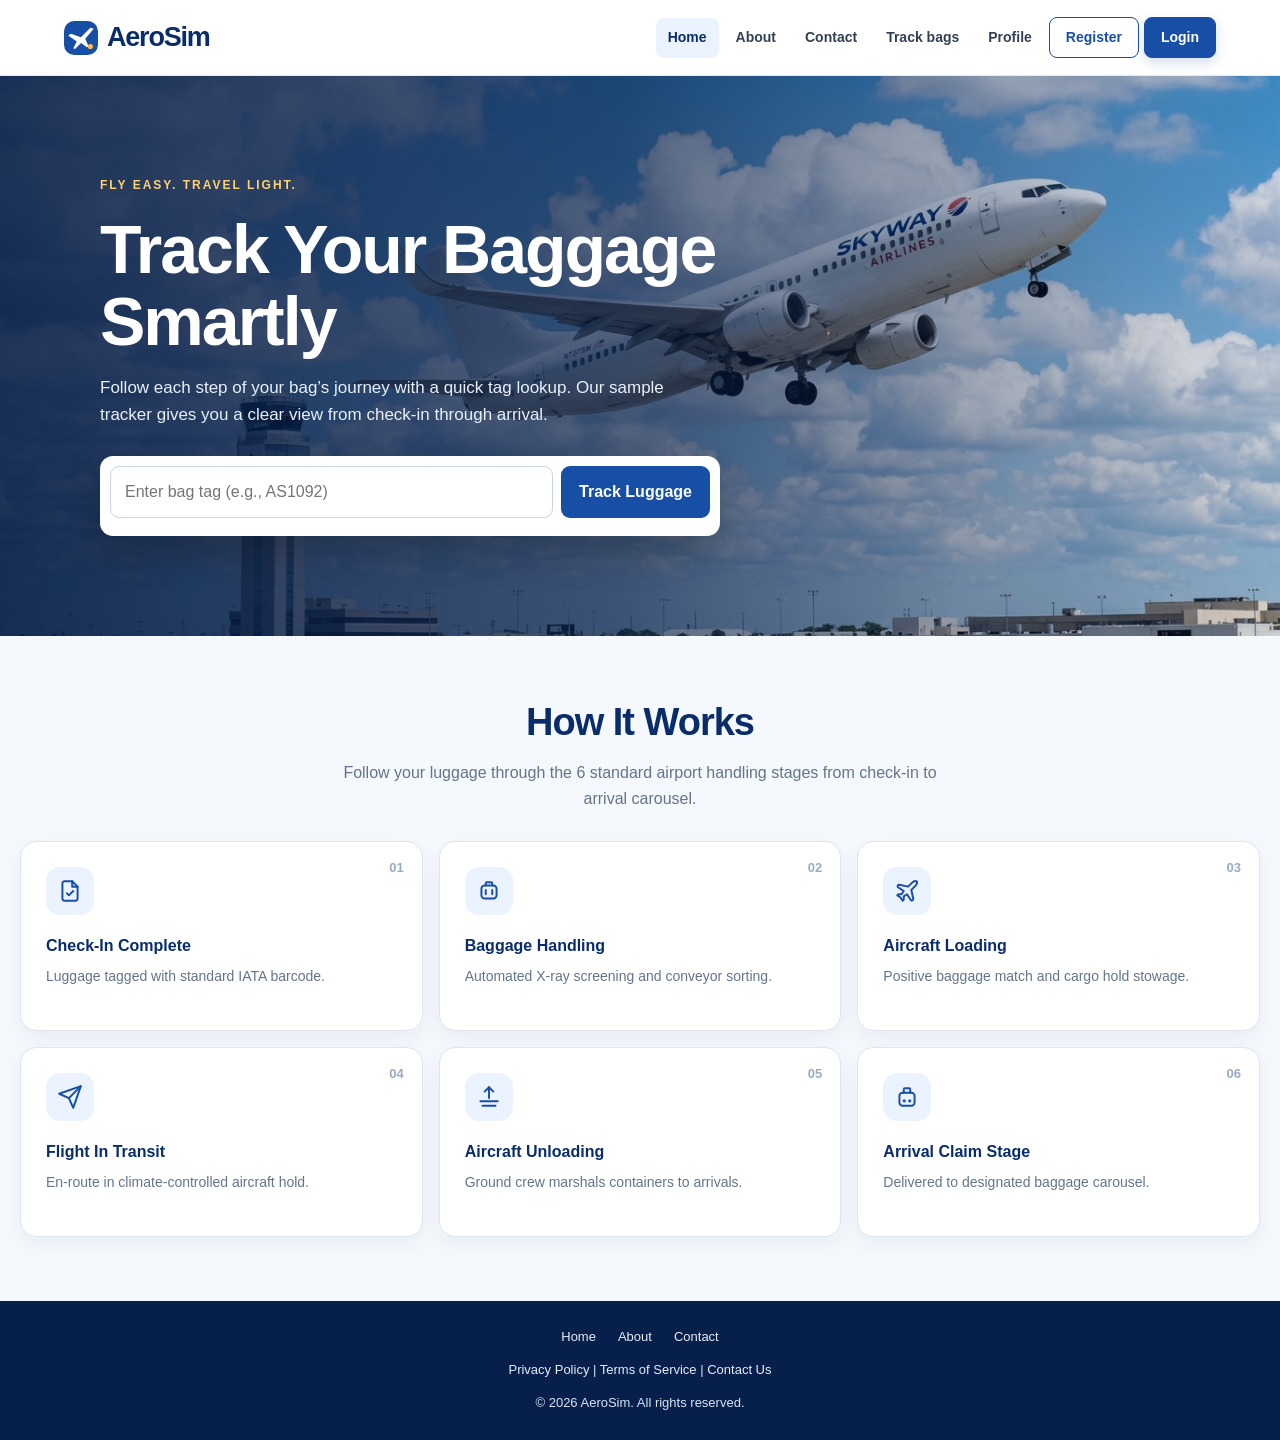
<file: index.html>
<!DOCTYPE html>
<html lang="en">
<head>
    <meta charset="UTF-8">
    <meta name="viewport" content="width=device-width, initial-scale=1.0">
    <meta http-equiv="refresh" content="0; url=Main_Page/index.html">
    <title>Redirecting to AeroSim...</title>
    <link rel="icon" type="image/svg+xml" href="css/aerosim-mark.svg">
    <script>
        window.location.replace("Main_Page/index.html");
    </script>
</head>
<body style="font-family: -apple-system, BlinkMacSystemFont, 'Segoe UI', Roboto, Helvetica, Arial, sans-serif; display: flex; align-items: center; justify-content: center; min-height: 100vh; margin: 0; background: linear-gradient(135deg, #09131d 0%, #102437 100%); color: #f8fafc; text-align: center;">
    <div style="padding: 2rem; border-radius: 12px; background: rgba(255, 255, 255, 0.05); border: 1px solid rgba(255, 255, 255, 0.1); backdrop-filter: blur(8px); max-width: 420px; width: 90%;">
        <img src="css/aerosim-mark.svg" alt="AeroSim" style="width: 48px; height: 48px; margin-bottom: 1rem;">
        <h2 style="margin: 0 0 0.5rem; font-size: 1.5rem; font-weight: 600;">Welcome to AeroSim</h2>
        <p style="margin: 0 0 1.25rem; color: #94a3b8; font-size: 0.95rem;">Redirecting to the AeroSim luggage tracking portal...</p>
        <p style="margin: 0; font-size: 0.875rem;"><a href="Main_Page/index.html" style="color: #38bdf8; text-decoration: none; font-weight: 500;">Click here if you are not redirected automatically &rarr;</a></p>
    </div>
</body>
</html>
</file>
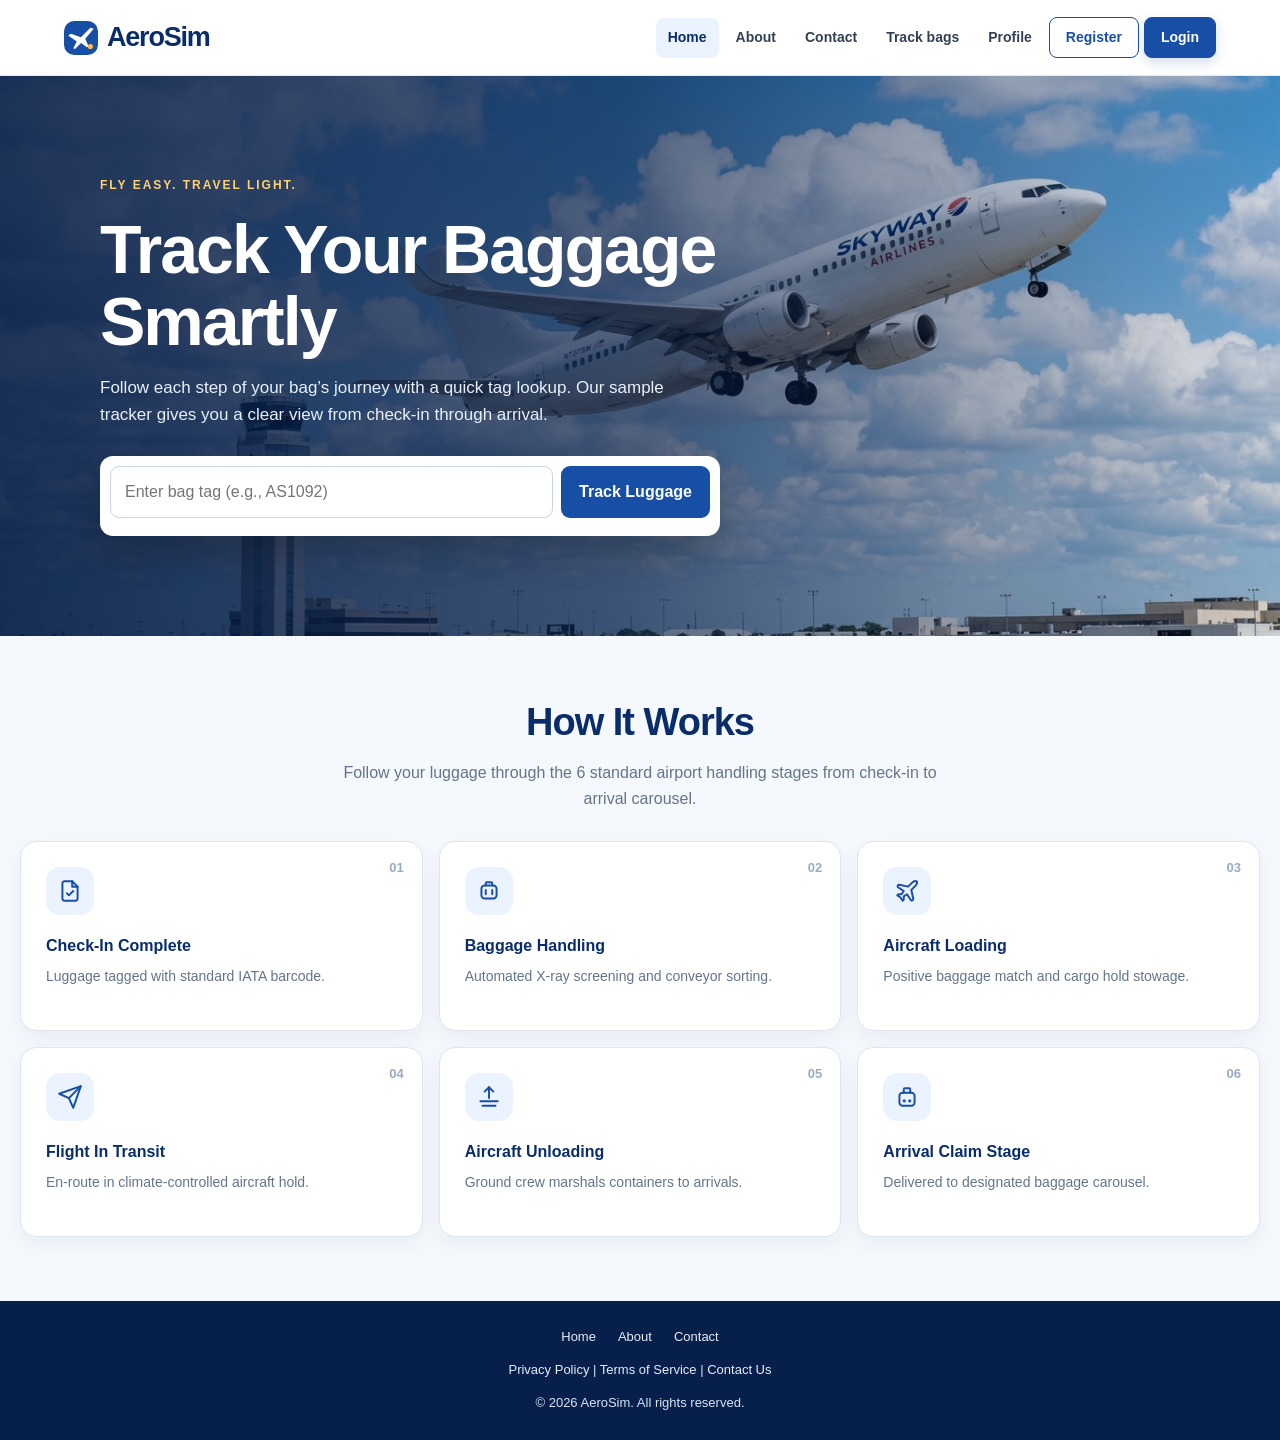
<file: Main_Page/index.html>
<!DOCTYPE html>
<html lang="en">
<head>
    <meta charset="UTF-8">
    <meta name="viewport" content="width=device-width, initial-scale=1.0">
    <title>AeroSim - Track Your Baggage</title>
    <link rel="stylesheet" href="Mainstyle.css">
    <link rel="stylesheet" href="../css/site.css">
    <script src="../js/simple-script.js" defer></script>
</head>
<body>

    <!-- Header Section -->
    <header class="main-header">
        <a class="logo" href="./index.html">
            <img class="brand-mark" src="../css/aerosim-mark.svg" alt="">
            <span>AeroSim</span>
        </a>
        <nav aria-label="Main navigation">
            <ul>
                <li><a href="./index.html" aria-current="page">Home</a></li>
                <li><a href="../About_Page/About.html">About</a></li>
                <li><a href="../Contact_Page/Contact.html">Contact</a></li>
                <li><a href="../Tracking_Page/Track.html">Track bags</a></li>
                <li><a class="profile" href="../Profile_Page/Profile.html">Profile</a></li>

                <li><a class="btn btn-register" href="../Register_Page/Register_index_page.html">Register</a></li>
                <li><a class="btn btn-login" href="../Login_Page/Login_index_page.html">Login</a></li>

            </ul>
        </nav>
    </header>

    <!-- Main Content Area -->
    <main>
        <div class="content-wrapper">
            <h1>Track Your Baggage Smartly</h1>
            <p>Follow each step of your bag’s journey with a quick tag lookup. Our sample tracker gives you a clear view from check-in through arrival.</p>
            
            <!-- Baggage Tracker Interface -->
            <div class="tracker-container">
                <form class="tracker-form" id="trackForm">
                    <input type="text" placeholder="Enter bag tag (e.g., AS1092)" aria-label="Bag tag number" autocomplete="off" class="tracker-input" id="bagTag">
                    <button type="submit" class="tracker-btn">Track Luggage</button>
                </form>
                <p id="message" aria-live="polite"></p>
            </div>
        </div>

        <!-- How It Works Section -->
        <section class="how-it-works" aria-labelledby="how-title">
            <h2 id="how-title">How It Works</h2>
            <p class="how-intro">Follow your luggage through the 6 standard airport handling stages from check-in to arrival carousel.</p>

            <ol class="how-steps">
                <li class="how-card">
                    <span class="step-number" aria-hidden="true">01</span>
                    <span class="step-icon" aria-hidden="true">
                        <svg viewBox="0 0 24 24" width="26" height="26" fill="none" stroke="currentColor" stroke-width="1.8" stroke-linecap="round" stroke-linejoin="round"><path d="M14 3H7a2 2 0 0 0-2 2v14a2 2 0 0 0 2 2h10a2 2 0 0 0 2-2V8z"/><path d="M14 3v5h5"/><path d="m9 14 2 2 4-4"/></svg>
                        
                    </span>
                    <h3>Check-In Complete</h3>
                    <p>Luggage tagged with standard IATA barcode.</p>
                </li>
                <li class="how-card">
                    <span class="step-number" aria-hidden="true">02</span>
                    <span class="step-icon" aria-hidden="true">
                        <svg viewBox="0 0 24 24" width="26" height="26" fill="none" stroke="currentColor" stroke-width="1.8" stroke-linecap="round" stroke-linejoin="round"><rect x="5" y="7" width="14" height="12" rx="3"/><path d="M9 7V5a1 1 0 0 1 1-1h4a1 1 0 0 1 1 1v2"/><path d="M9 11v4M15 11v4"/></svg>
                    </span>
                    <h3>Baggage Handling</h3>
                    <p>Automated X-ray screening and conveyor sorting.</p>
                </li>
                <li class="how-card">
                    <span class="step-number" aria-hidden="true">03</span>
                    <span class="step-icon" aria-hidden="true">
                        <svg viewBox="0 0 24 24" width="26" height="26" fill="none" stroke="currentColor" stroke-width="1.8" stroke-linecap="round" stroke-linejoin="round"><path d="M17.8 19.2 16 11l3.5-3.5C21 6 21.5 4 21 3c-1-.5-3 0-4.5 1.5L13 8 4.8 6.2c-.5-.1-.9.1-1.1.5l-.3.5c-.2.5-.1 1 .3 1.3L9 12l-2 3H4l-1 1 3 2 2 3 1-1v-3l3-2 3.5 5.3c.3.4.8.5 1.3.3l.5-.2c.4-.3.6-.7.5-1.2z"/></svg>
                    </span>
                    <h3>Aircraft Loading</h3>
                    <p>Positive baggage match and cargo hold stowage.</p>
                </li>
                <li class="how-card">
                    <span class="step-number" aria-hidden="true">04</span>
                    <span class="step-icon" aria-hidden="true">
                        <svg viewBox="0 0 24 24" width="26" height="26" fill="none" stroke="currentColor" stroke-width="1.8" stroke-linecap="round" stroke-linejoin="round"><path d="M22 2 11 13"/><path d="M22 2 15 22l-4-9-9-4z"/></svg>
                    </span>
                    <h3>Flight In Transit</h3>
                    <p>En-route in climate-controlled aircraft hold.</p>
                </li>
                <li class="how-card">
                    <span class="step-number" aria-hidden="true">05</span>
                    <span class="step-icon" aria-hidden="true">
                        <svg viewBox="0 0 24 24" width="26" height="26" fill="none" stroke="currentColor" stroke-width="1.8" stroke-linecap="round" stroke-linejoin="round"><path d="M12 3v10"/><path d="m8 7 4-4 4 4"/><path d="M4 16h16"/><path d="M6 20h12"/></svg>
                    </span>
                    <h3>Aircraft Unloading</h3>
                    <p>Ground crew marshals containers to arrivals.</p>
                </li>
                <li class="how-card">
                    <span class="step-number" aria-hidden="true">06</span>
                    <span class="step-icon" aria-hidden="true">
                        <svg viewBox="0 0 24 24" width="26" height="26" fill="none" stroke="currentColor" stroke-width="1.8" stroke-linecap="round" stroke-linejoin="round"><rect x="5" y="8" width="14" height="12" rx="3"/><path d="M9 8V5a1 1 0 0 1 1-1h4a1 1 0 0 1 1 1v3"/><circle cx="9.5" cy="15.5" r=".6"/><circle cx="14.5" cy="15.5" r=".6"/></svg>
                    </span>
                    <h3>Arrival Claim Stage</h3>
                    <p>Delivered to designated baggage carousel.</p>
                </li>
            </ol>
        </section>
    </main>

    <!-- Footer Section -->
    <footer class="main-footer">
        <div class="footer-links">
            <nav aria-label="Footer navigation">
                <ul>
                    <li><a href="./index.html">Home</a></li>
                    <li><a href="../About_Page/About.html">About</a></li>
                    <li><a href="../Contact_Page/Contact.html">Contact</a></li>
                </ul>
            </nav>
        </div>
        <div class="legal-links">
            <a href="../Privacy_Page/privacy.html">Privacy Policy</a> | 
            <a href="../Terms_Page/terms.html">Terms of Service</a> | 
            <a href="../Contact_Page/Contact.html">Contact Us</a>
        </div>
        <p>&copy; 2026 AeroSim. All rights reserved.</p>
    </footer>

</body>
</html>
</file>
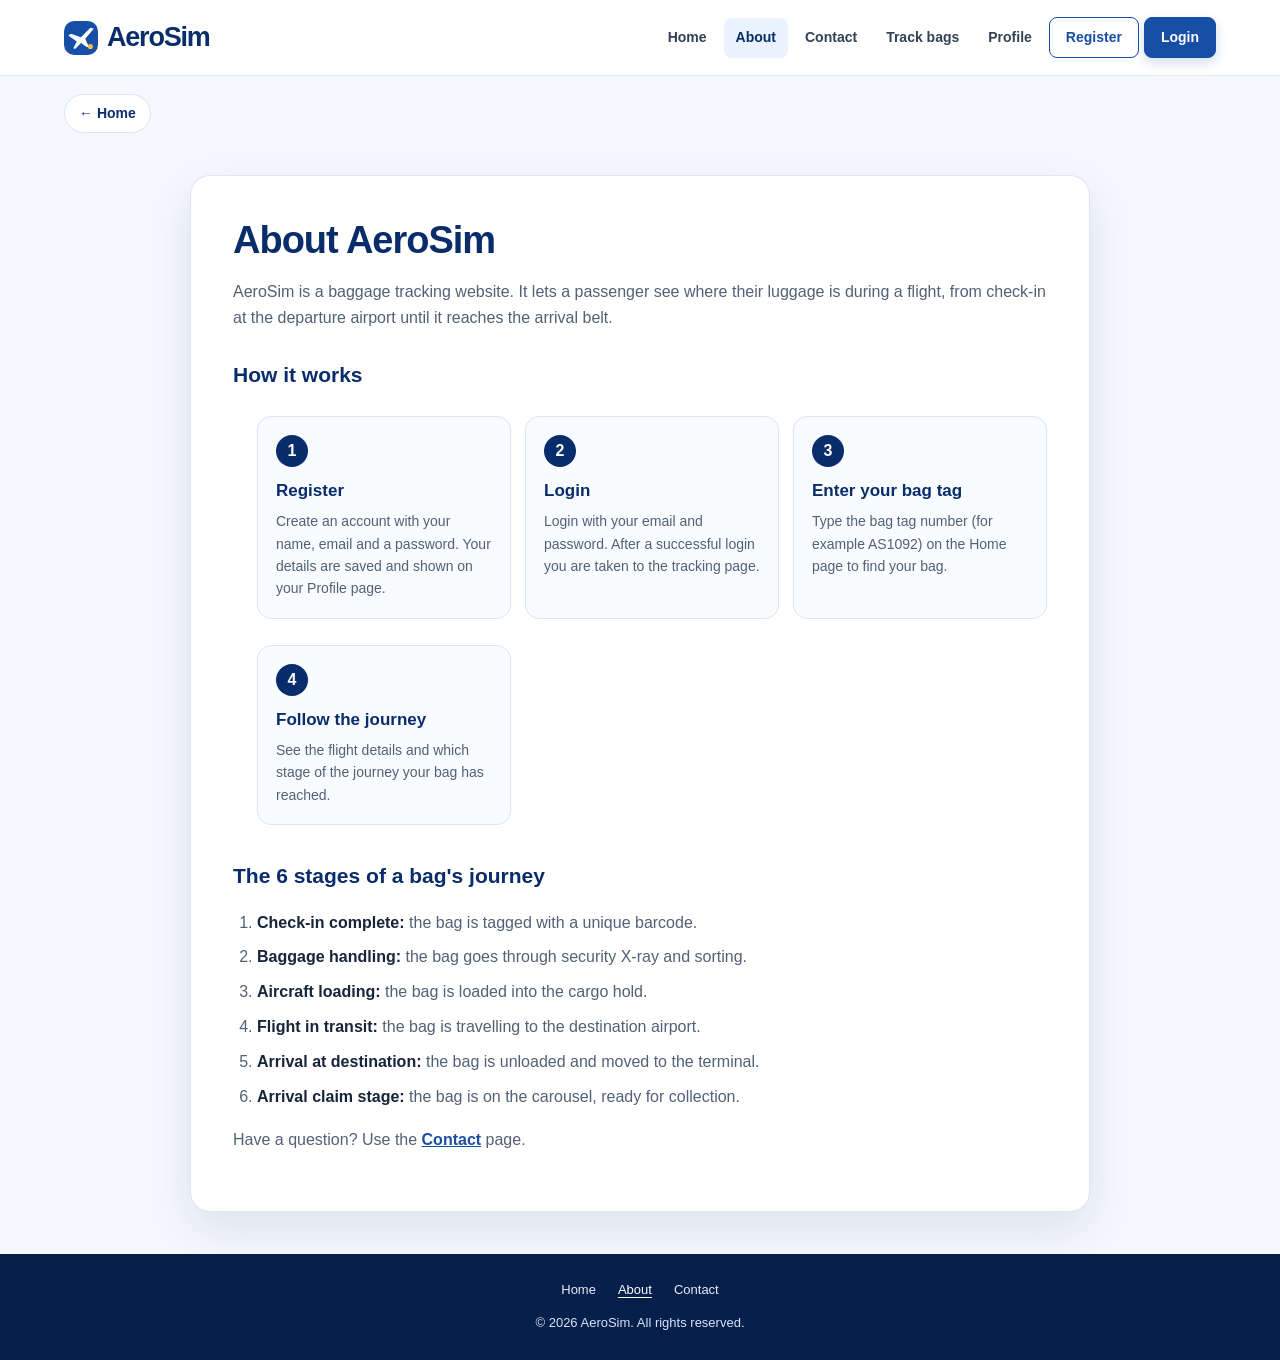
<file: About_Page/About.html>
<!DOCTYPE html>
<html lang="en">
<head>
    <meta charset="UTF-8">
    <meta name="viewport" content="width=device-width, initial-scale=1.0">
    <title>About | AeroSim</title>
    <link rel="stylesheet" href="Aboutstyle.css">
    <link rel="stylesheet" href="../css/back-button.css">
    <link rel="stylesheet" href="../css/site.css">
    <script src="../js/simple-script.js" defer></script>
</head>
<body>
    <header class="main-header">
        <a class="logo" href="../Main_Page/index.html">
            <img class="brand-mark" src="../css/aerosim-mark.svg" alt="">
            <span>AeroSim</span>
        </a>
        <nav aria-label="Main navigation">
            <ul>
                <li><a href="../Main_Page/index.html">Home</a></li>
                <li><a href="../About_Page/About.html" aria-current="page">About</a></li>
                <li><a href="../Contact_Page/Contact.html">Contact</a></li>
                <li><a href="../Tracking_Page/Track.html">Track bags</a></li>
                <li><a class="profile" href="../Profile_Page/Profile.html">Profile</a></li>

                <li><a class="btn btn-register" href="../Register_Page/Register_index_page.html">Register</a></li>
                <li><a class="btn btn-login" href="../Login_Page/Login_index_page.html">Login</a></li>

            </ul>
        </nav>
    </header>

    <a href="../Main_Page/index.html" class="back-btn">&larr; Home</a>

    <main>
        <section class="page-card">
            <h1>About AeroSim</h1>
            <p>AeroSim is a baggage tracking website. It lets a passenger see where their luggage is during a flight, from check-in at the departure airport until it reaches the arrival belt.</p>

            <h2>How it works</h2>
            <ol class="steps">
                <li>
                    <span class="num">1</span>
                    <h3>Register</h3>
                    <p>Create an account with your name, email and a password. Your details are saved and shown on your Profile page.</p>
                </li>
                <li>
                    <span class="num">2</span>
                    <h3>Login</h3>
                    <p>Login with your email and password. After a successful login you are taken to the tracking page.</p>
                </li>
                <li>
                    <span class="num">3</span>
                    <h3>Enter your bag tag</h3>
                    <p>Type the bag tag number (for example AS1092) on the Home page to find your bag.</p>
                </li>
                <li>
                    <span class="num">4</span>
                    <h3>Follow the journey</h3>
                    <p>See the flight details and which stage of the journey your bag has reached.</p>
                </li>
            </ol>

            <h2>The 6 stages of a bag's journey</h2>
            <ol class="stage-list">
                <li><strong>Check-in complete:</strong> the bag is tagged with a unique barcode.</li>
                <li><strong>Baggage handling:</strong> the bag goes through security X-ray and sorting.</li>
                <li><strong>Aircraft loading:</strong> the bag is loaded into the cargo hold.</li>
                <li><strong>Flight in transit:</strong> the bag is travelling to the destination airport.</li>
                <li><strong>Arrival at destination:</strong> the bag is unloaded and moved to the terminal.</li>
                <li><strong>Arrival claim stage:</strong> the bag is on the carousel, ready for collection.</li>
            </ol>

            <!-- <p class="note-box">Note: AeroSim is a college project (CSE 326). The bag details shown are sample data, not real flights, and accounts are saved only in your own browser.</p> -->

            <p class="contact-hint">Have a question? Use the <a href="../Contact_Page/Contact.html">Contact</a> page.</p>
        </section>
    </main>

    <footer class="main-footer">
        <nav aria-label="Footer navigation">
            <ul>
                <li><a href="../Main_Page/index.html">Home</a></li>
                <li><a href="About.html" aria-current="page">About</a></li>
                <li><a href="../Contact_Page/Contact.html">Contact</a></li>
            </ul>
        </nav>
        <p>&copy; 2026 AeroSim. All rights reserved.</p>
    </footer>
</body>
</html>
</file>
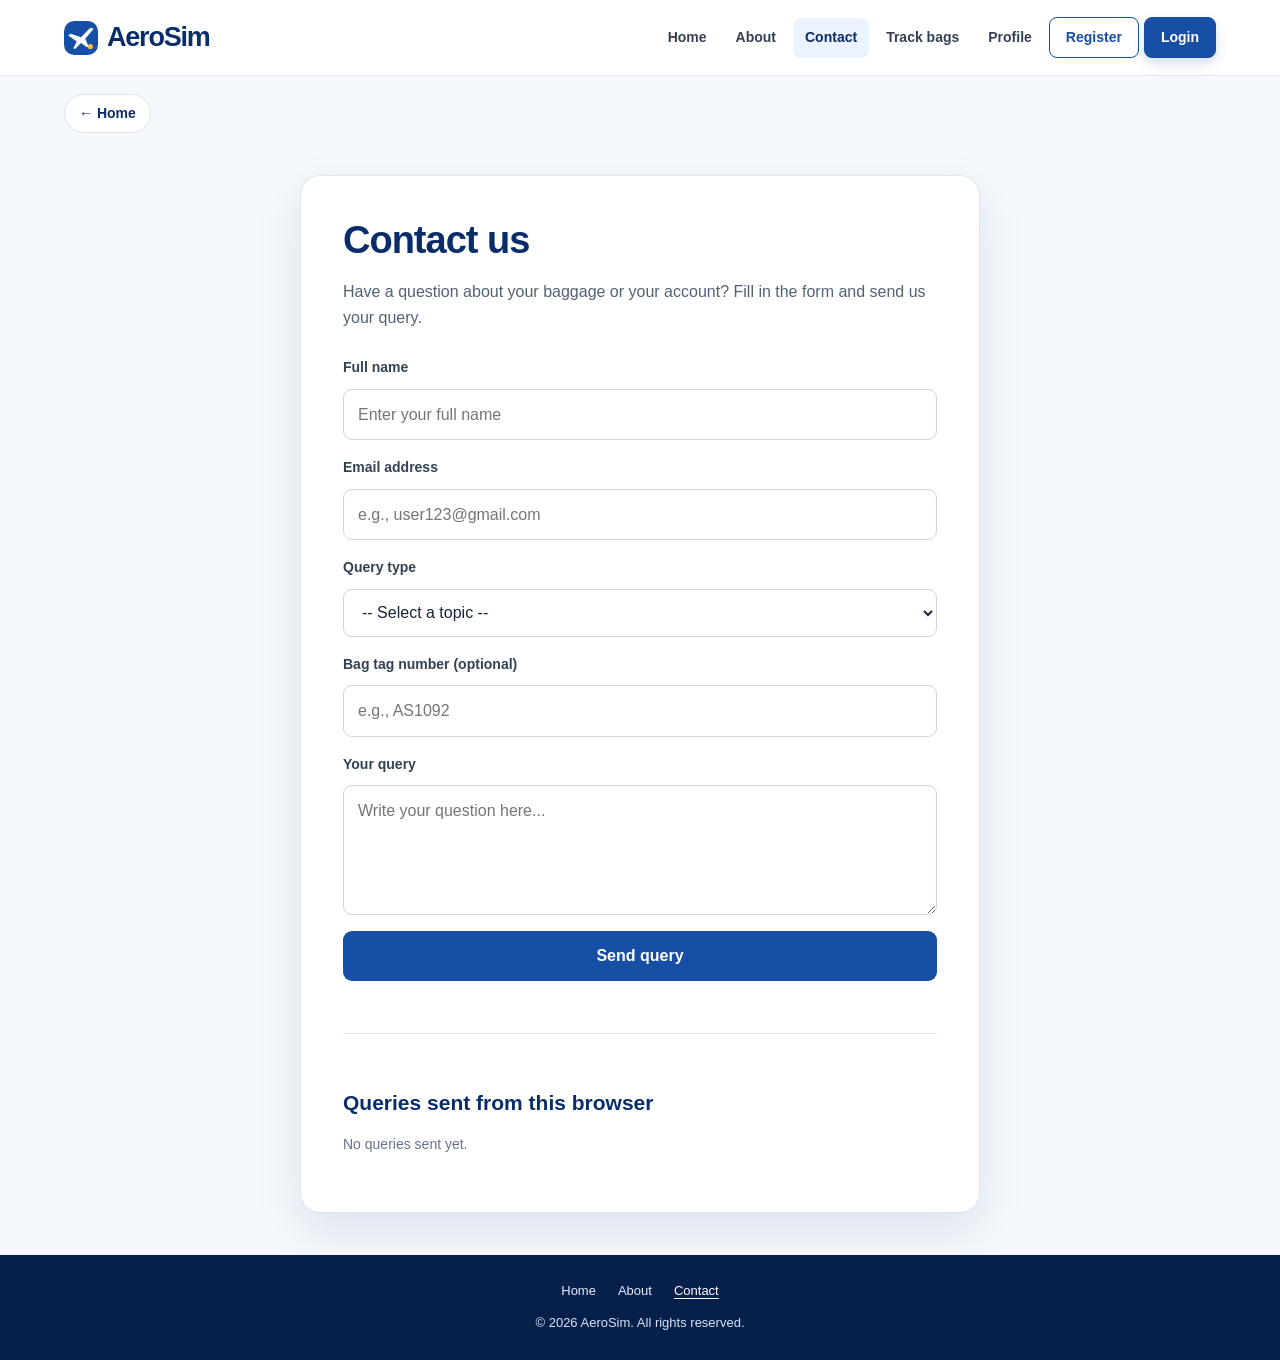
<file: Contact_Page/Contact.html>
<!DOCTYPE html>
<html lang="en">
<head>
    <meta charset="UTF-8">
    <meta name="viewport" content="width=device-width, initial-scale=1.0">
    <title>Contact | AeroSim</title>
    <link rel="stylesheet" href="Contactstyle.css">
    <link rel="stylesheet" href="../css/back-button.css">
    <link rel="stylesheet" href="../css/site.css">
    <!-- simple-script.js gives the navbar (Login/Logout) and helper functions -->
    <script src="../js/simple-script.js" defer></script>
    <!-- contact.js has the code for THIS page only (must come after simple-script.js) -->
    <script src="contact.js" defer></script>
</head>
<body>
    <header class="main-header">
        <a class="logo" href="../Main_Page/index.html">
            <img class="brand-mark" src="../css/aerosim-mark.svg" alt="">
            <span>AeroSim</span>
        </a>
        <nav aria-label="Main navigation">
            <ul>
                <li><a href="../Main_Page/index.html">Home</a></li>
                <li><a href="../About_Page/About.html">About</a></li>
                <li><a href="../Contact_Page/Contact.html" aria-current="page">Contact</a></li>
                <li><a href="../Tracking_Page/Track.html">Track bags</a></li>
                <li><a class="profile" href="../Profile_Page/Profile.html">Profile</a></li>

                <li><a class="btn btn-register" href="../Register_Page/Register_index_page.html">Register</a></li>
                <li><a class="btn btn-login" href="../Login_Page/Login_index_page.html">Login</a></li>

            </ul>
        </nav>
    </header>

    <a href="../Main_Page/index.html" class="back-btn">&larr; Home</a>

    <main>
        <section class="page-card">
            <h1>Contact us</h1>
            <p>Have a question about your baggage or your account? Fill in the form and send us your query.</p>

            <!-- ===== CONTACT FORM STRUCTURE ===== -->
            <form class="contact-form" id="contactForm">

                <label for="contactName">Full name</label>
                <input id="contactName" type="text" placeholder="Enter your full name" required>

                <label for="contactEmail">Email address</label>
                <input id="contactEmail" type="email" placeholder="e.g., user123@gmail.com" required>

                <label for="contactSubject">Query type</label>
                <select id="contactSubject" required>
                    <option value="">-- Select a topic --</option>
                    <option>Baggage tracking</option>
                    <option>Lost or delayed bag</option>
                    <option>Account or login problem</option>
                    <option>Feedback or suggestion</option>
                    <option>Other</option>
                </select>

                <label for="contactBagTag">Bag tag number (optional)</label>
                <input id="contactBagTag" type="text" placeholder="e.g., AS1092">

                <label for="contactMessage">Your query</label>
                <textarea id="contactMessage" placeholder="Write your question here..." required></textarea>

                <button type="submit">Send query</button>
                <p id="message" aria-live="polite"></p>
            </form>

            <!-- ===== SAVED QUERIES (filled by contact.js) ===== -->
            <div class="saved-queries">
                <h2>Queries sent from this browser</h2>
                <div id="queryList"></div>
            </div>
        </section>
    </main>

    <footer class="main-footer">
        <nav aria-label="Footer navigation">
            <ul>
                <li><a href="../Main_Page/index.html">Home</a></li>
                <li><a href="../About_Page/About.html">About</a></li>
                <li><a href="Contact.html" aria-current="page">Contact</a></li>
            </ul>
        </nav>
        <p>&copy; 2026 AeroSim. All rights reserved.</p>
    </footer>
</body>
</html>
</file>
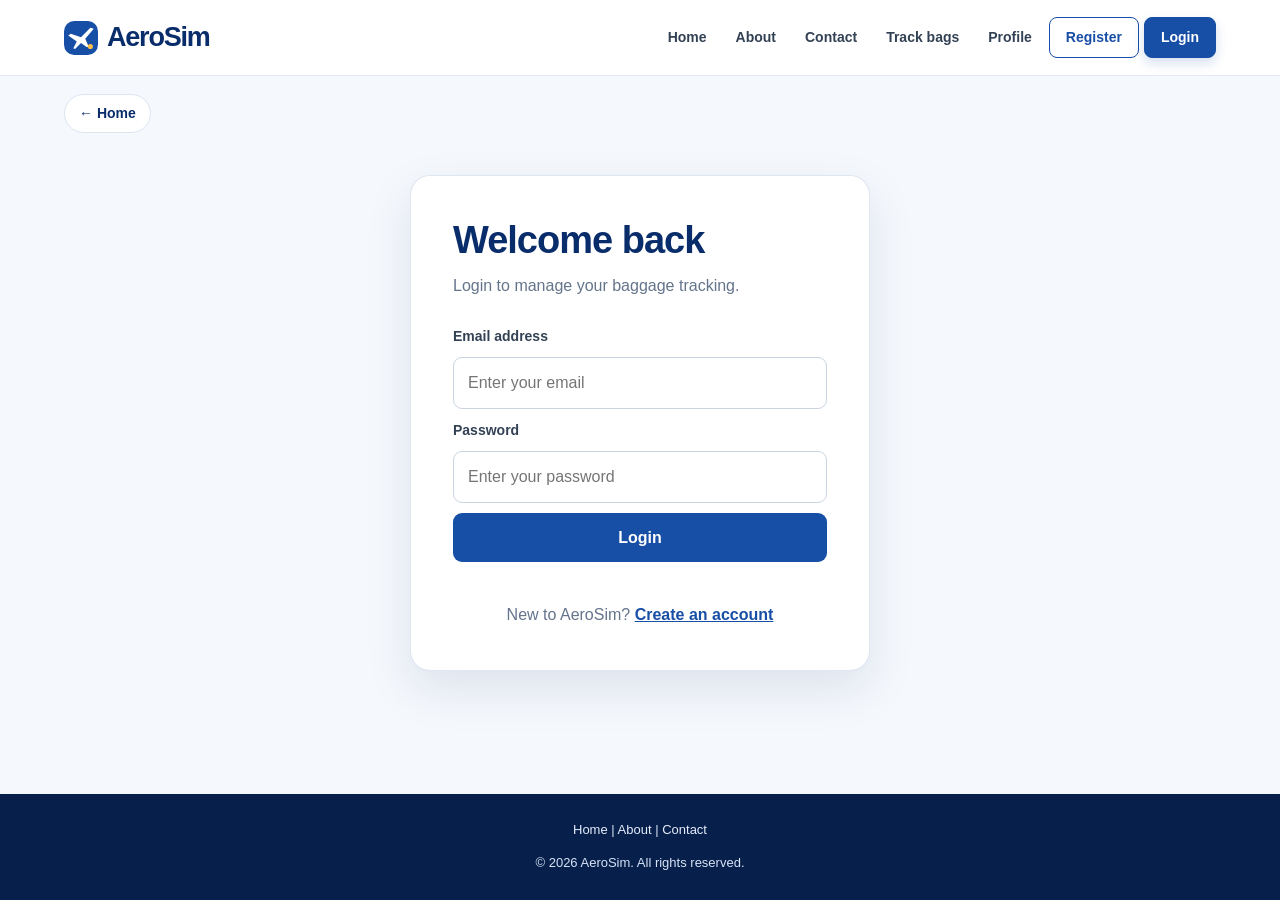
<file: Login_Page/Login_index_page.html>
<!DOCTYPE html>
<html lang="en">
<head>
    <meta charset="UTF-8">
    <meta name="viewport" content="width=device-width, initial-scale=1.0">
    <title>Login | AeroSim</title>
    <link rel="stylesheet" href="Loginstyle.css">
    <link rel="stylesheet" href="../css/back-button.css">
    <link rel="stylesheet" href="../css/site.css">
    <script src="../js/simple-script.js" defer></script>
</head>
<body>
    <header class="main-header">
        <a class="logo" href="../Main_Page/index.html">
            <img class="brand-mark" src="../css/aerosim-mark.svg" alt="">
            <span>AeroSim</span>
        </a>
        <nav aria-label="Main navigation">
            <ul>
                <li><a href="../Main_Page/index.html">Home</a></li>
                <li><a href="../About_Page/About.html">About</a></li>
                <li><a href="../Contact_Page/Contact.html">Contact</a></li>
                <li><a href="../Tracking_Page/Track.html">Track bags</a></li>
                <li><a class="profile" href="../Profile_Page/Profile.html">Profile</a></li>

                <li><a class="btn btn-register" href="../Register_Page/Register_index_page.html">Register</a></li>
                <li><a class="btn btn-login" href="../Login_Page/Login_index_page.html">Login</a></li>

            </ul>
        </nav>
    </header>
    <a href="../Main_Page/index.html" class="back-btn">&larr; Home</a>

    <main>
        <section class="auth-card" aria-labelledby="login-heading">
            <h1 id="login-heading">Welcome back</h1>
            <p>Login to manage your baggage tracking.</p>
            <p class="auth-notice" id="authNotice" hidden></p>
            <form class="auth-form" id="loginForm">
                <label for="email">Email address</label>
                <input id="email" name="email" type="email" autocomplete="email" placeholder="Enter your email" required>

                <label for="password">Password</label>
                <input id="password" name="password" type="password" autocomplete="current-password" placeholder="Enter your password" required>

                <button type="submit">Login</button>
                <p id="message" aria-live="polite"></p>
            </form>
            <p class="auth-switch">New to AeroSim? <a href="../Register_Page/Register_index_page.html">Create an account</a></p>
        </section>
    </main>

    <footer class="main-footer">
        <p><a href="../Main_Page/index.html">Home</a> | <a href="../About_Page/About.html">About</a> | <a href="../Contact_Page/Contact.html">Contact</a></p>
        <p>&copy; 2026 AeroSim. All rights reserved.</p>
    </footer>
</body>
</html>
</file>
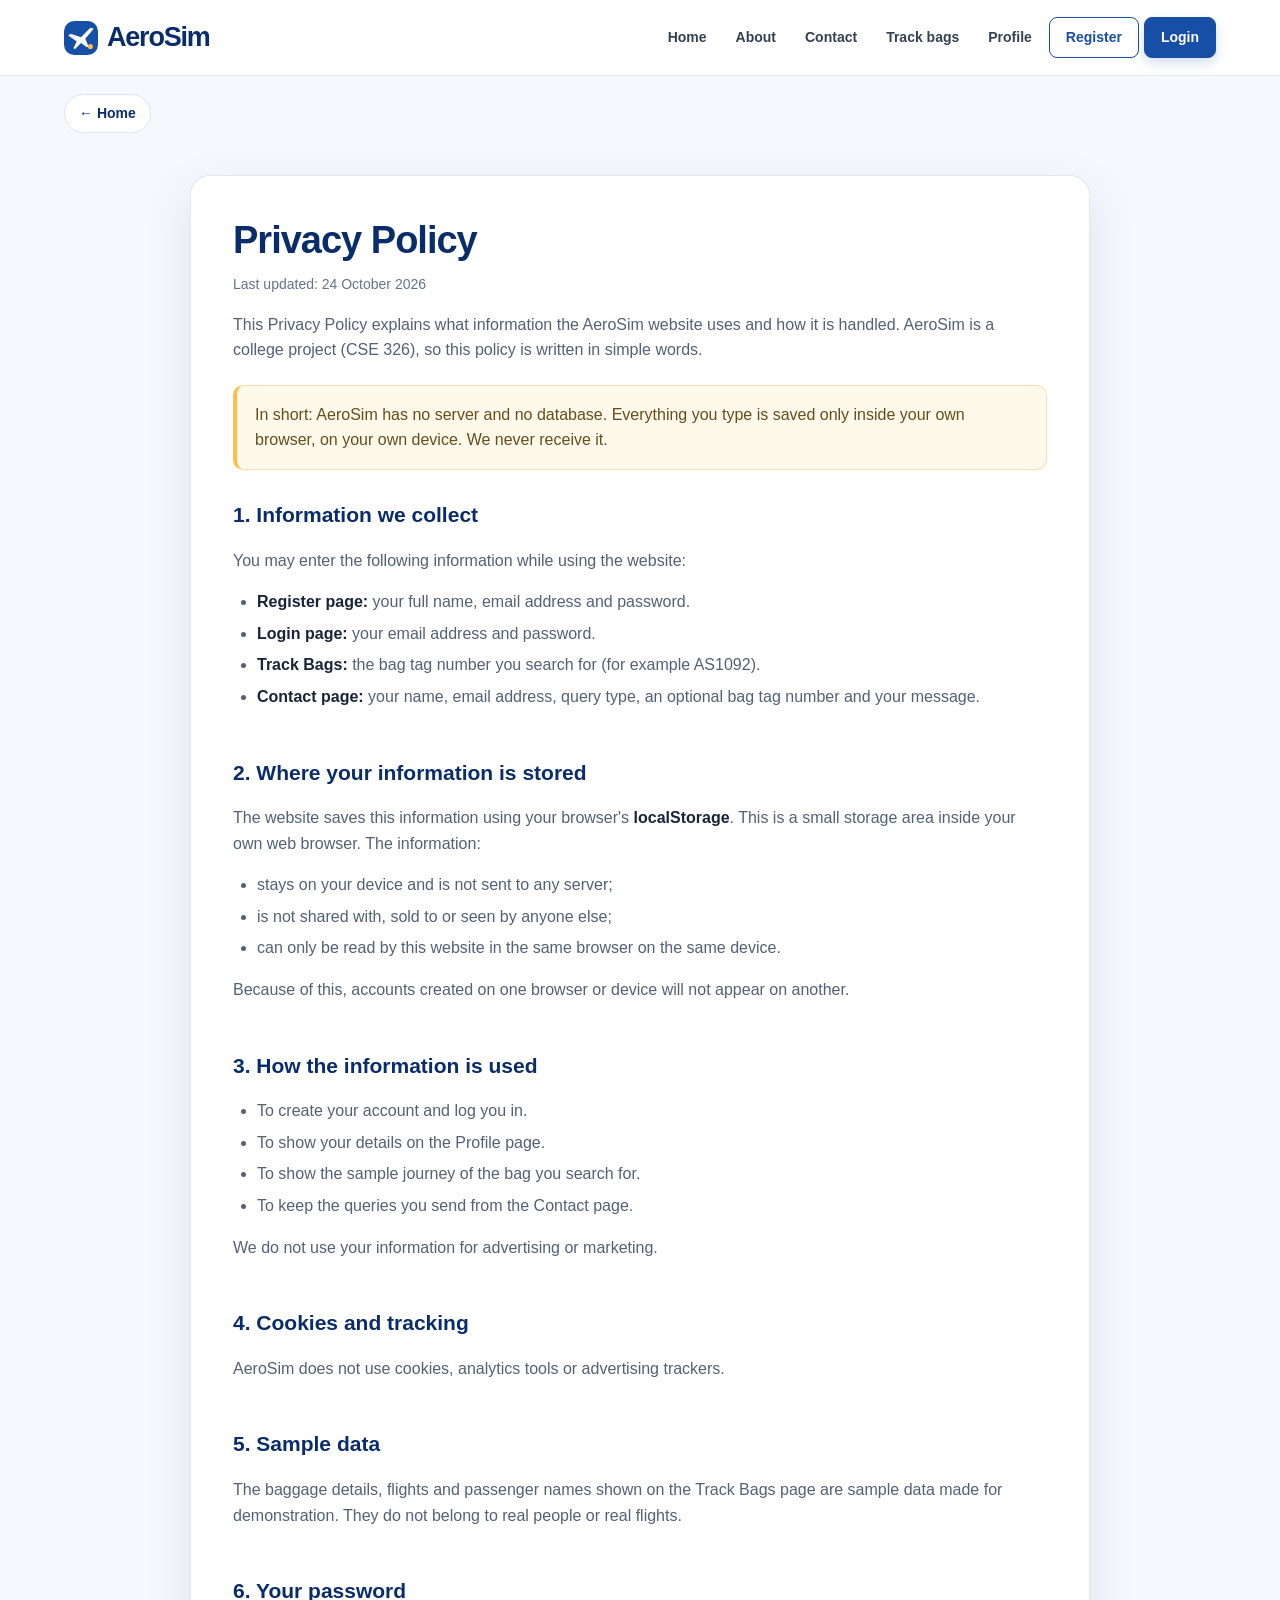
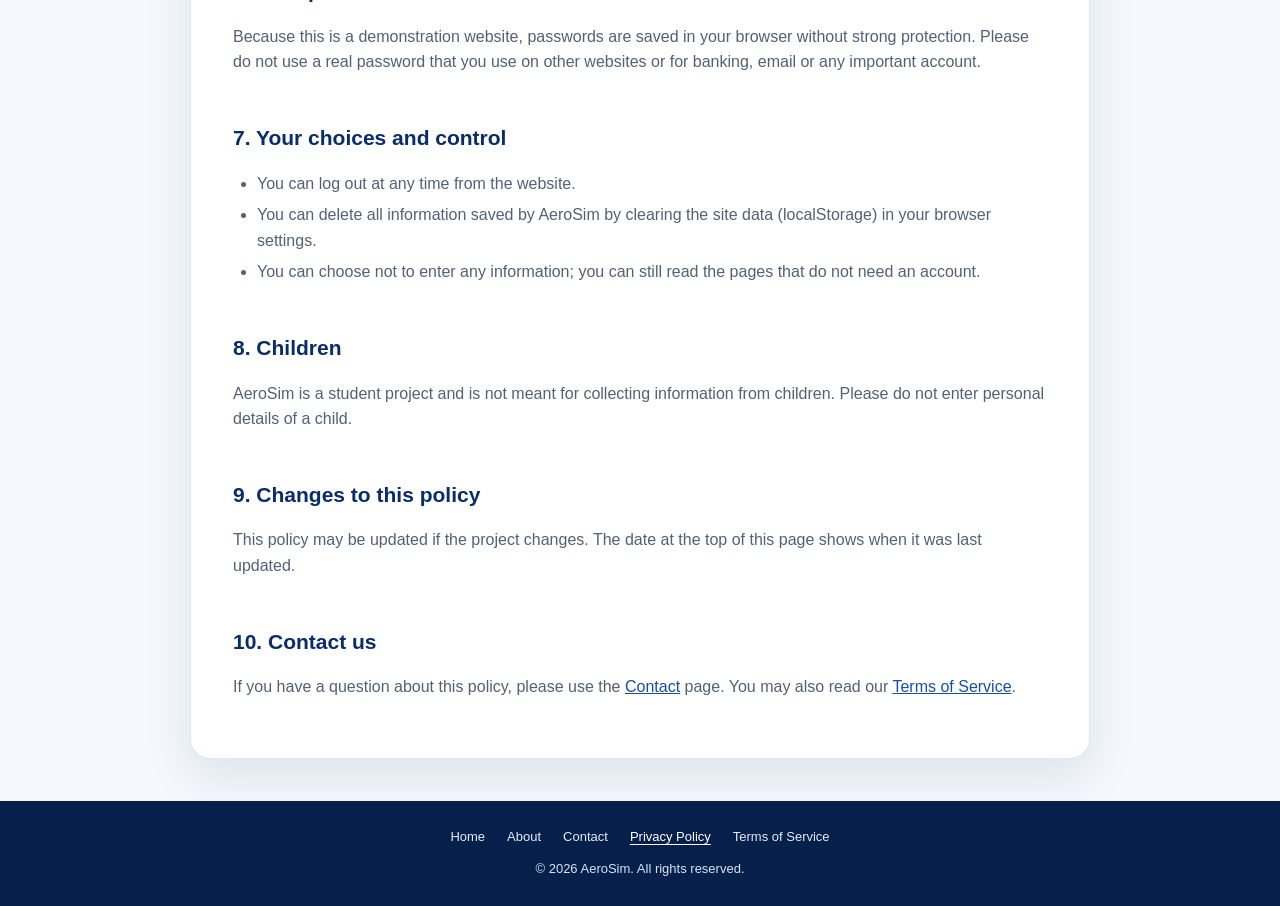
<file: Privacy_Page/privacy.html>
<!DOCTYPE html>
<html lang="en">
<head>
    <meta charset="UTF-8">
    <meta name="viewport" content="width=device-width, initial-scale=1.0">
    <title>Privacy Policy | AeroSim</title>
    <link rel="stylesheet" href="privacy.css">
    <link rel="stylesheet" href="../css/back-button.css">
    <link rel="stylesheet" href="../css/site.css">
    <script src="../js/simple-script.js" defer></script>
</head>
<body>
    <header class="main-header">
        <a class="logo" href="../Main_Page/index.html">
            <img class="brand-mark" src="../css/aerosim-mark.svg" alt="">
            <span>AeroSim</span>
        </a>
        <nav aria-label="Main navigation">
            <ul>
                <li><a href="../Main_Page/index.html">Home</a></li>
                <li><a href="../About_Page/About.html">About</a></li>
                <li><a href="../Contact_Page/Contact.html">Contact</a></li>
                <li><a href="../Tracking_Page/Track.html">Track bags</a></li>
                <li><a class="profile" href="../Profile_Page/Profile.html">Profile</a></li>

                <li><a class="btn btn-register" href="../Register_Page/Register_index_page.html">Register</a></li>
                <li><a class="btn btn-login" href="../Login_Page/Login_index_page.html">Login</a></li>

            </ul>
        </nav>
    </header>

    <a href="../Main_Page/index.html" class="back-btn">&larr; Home</a>

    <main>
        <article class="page-card">
            <h1>Privacy Policy</h1>
            <p class="updated">Last updated: 24 October 2026</p>

            <p>This Privacy Policy explains what information the AeroSim website uses and how it is handled. AeroSim is a college project (CSE 326), so this policy is written in simple words.</p>

            <p class="note-box">In short: AeroSim has no server and no database. Everything you type is saved only inside your own browser, on your own device. We never receive it.</p>

            <section>
                <h2>1. Information we collect</h2>
                <p>You may enter the following information while using the website:</p>
                <ul>
                    <li><strong>Register page:</strong> your full name, email address and password.</li>
                    <li><strong>Login page:</strong> your email address and password.</li>
                    <li><strong>Track Bags:</strong> the bag tag number you search for (for example AS1092).</li>
                    <li><strong>Contact page:</strong> your name, email address, query type, an optional bag tag number and your message.</li>
                </ul>
            </section>

            <section>
                <h2>2. Where your information is stored</h2>
                <p>The website saves this information using your browser's <strong>localStorage</strong>. This is a small storage area inside your own web browser. The information:</p>
                <ul>
                    <li>stays on your device and is not sent to any server;</li>
                    <li>is not shared with, sold to or seen by anyone else;</li>
                    <li>can only be read by this website in the same browser on the same device.</li>
                </ul>
                <p>Because of this, accounts created on one browser or device will not appear on another.</p>
            </section>

            <section>
                <h2>3. How the information is used</h2>
                <ul>
                    <li>To create your account and log you in.</li>
                    <li>To show your details on the Profile page.</li>
                    <li>To show the sample journey of the bag you search for.</li>
                    <li>To keep the queries you send from the Contact page.</li>
                </ul>
                <p>We do not use your information for advertising or marketing.</p>
            </section>

            <section>
                <h2>4. Cookies and tracking</h2>
                <p>AeroSim does not use cookies, analytics tools or advertising trackers.</p>
            </section>

            <section>
                <h2>5. Sample data</h2>
                <p>The baggage details, flights and passenger names shown on the Track Bags page are sample data made for demonstration. They do not belong to real people or real flights.</p>
            </section>

            <section>
                <h2>6. Your password</h2>
                <p>Because this is a demonstration website, passwords are saved in your browser without strong protection. Please do not use a real password that you use on other websites or for banking, email or any important account.</p>
            </section>

            <section>
                <h2>7. Your choices and control</h2>
                <ul>
                    <li>You can log out at any time from the website.</li>
                    <li>You can delete all information saved by AeroSim by clearing the site data (localStorage) in your browser settings.</li>
                    <li>You can choose not to enter any information; you can still read the pages that do not need an account.</li>
                </ul>
            </section>

            <section>
                <h2>8. Children</h2>
                <p>AeroSim is a student project and is not meant for collecting information from children. Please do not enter personal details of a child.</p>
            </section>

            <section>
                <h2>9. Changes to this policy</h2>
                <p>This policy may be updated if the project changes. The date at the top of this page shows when it was last updated.</p>
            </section>

            <section>
                <h2>10. Contact us</h2>
                <p>If you have a question about this policy, please use the <a href="../Contact_Page/Contact.html">Contact</a> page. You may also read our <a href="../Terms_Page/terms.html">Terms of Service</a>.</p>
            </section>
        </article>
    </main>

    <footer class="main-footer">
        <nav aria-label="Footer navigation">
            <ul>
                <li><a href="../Main_Page/index.html">Home</a></li>
                <li><a href="../About_Page/About.html">About</a></li>
                <li><a href="../Contact_Page/Contact.html">Contact</a></li>
                <li><a href="privacy.html" aria-current="page">Privacy Policy</a></li>
                <li><a href="../Terms_Page/terms.html">Terms of Service</a></li>
            </ul>
        </nav>
        <p>&copy; 2026 AeroSim. All rights reserved.</p>
    </footer>
</body>
</html>
</file>
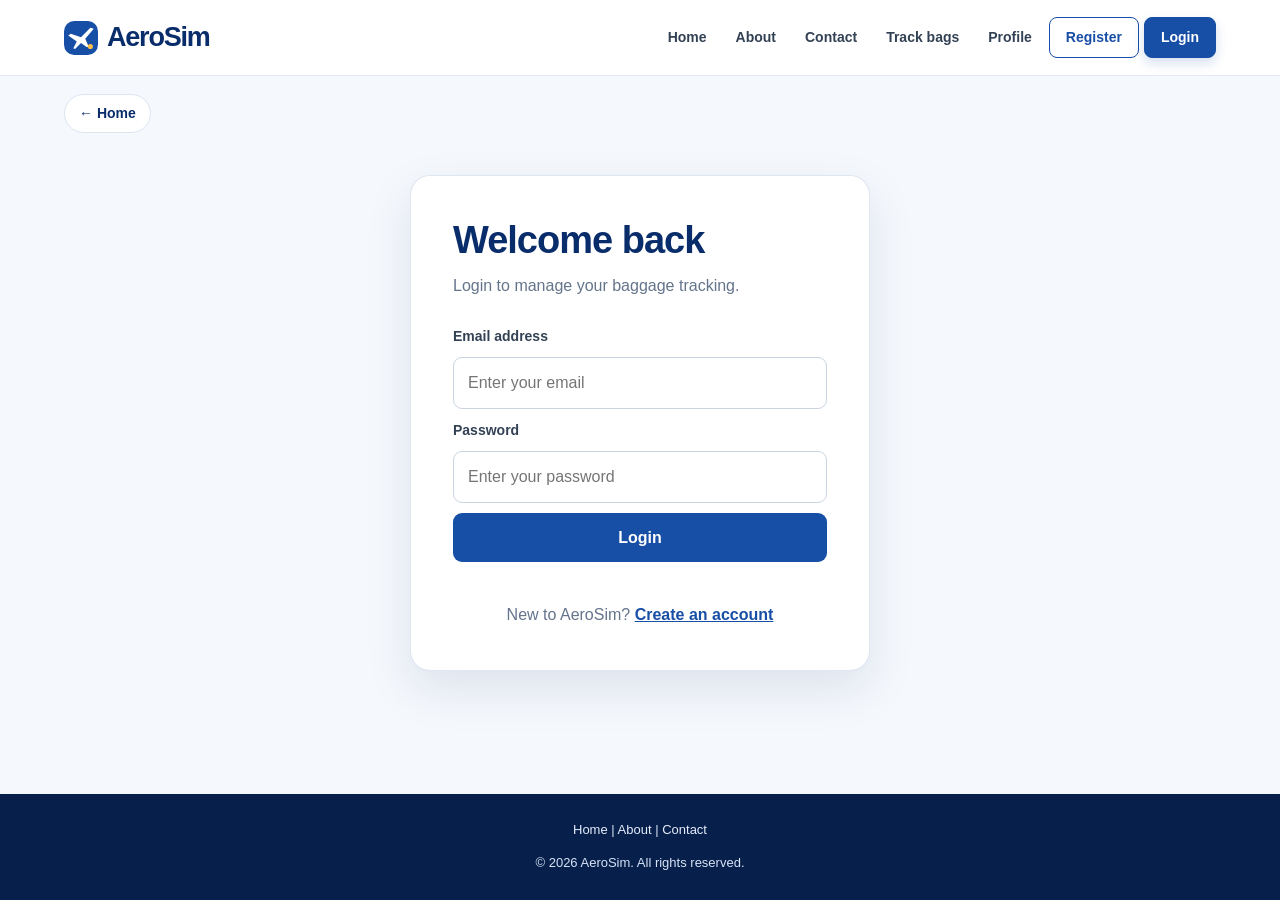
<file: Profile_Page/Profile.html>
<!DOCTYPE html>
<html lang="en">
<head>
    <meta charset="UTF-8">
    <meta name="viewport" content="width=device-width, initial-scale=1.0">
    <title>My Profile | AeroSim</title>
    <link rel="stylesheet" href="Profilestyle.css">
    <link rel="stylesheet" href="../css/back-button.css">
    <link rel="stylesheet" href="../css/site.css">
    <script src="../js/simple-script.js" defer></script>
</head>
<body>
    <header class="main-header">
        <a class="logo" href="../Main_Page/index.html">
            <img class="brand-mark" src="../css/aerosim-mark.svg" alt="">
            <span>AeroSim</span>
        </a>
        <nav aria-label="Main navigation">
            <ul>
                <li><a href="../Main_Page/index.html">Home</a></li>
                <li><a href="../Login_Page/Login_index_page.html">Login</a></li>
                <li><a href="../Register_Page/Register_index_page.html">Register</a></li>
                <li><a href="../Tracking_Page/Track.html">Track bags</a></li>
                <li><a href="Profile.html" aria-current="page">Profile</a></li>
            </ul>
        </nav>
    </header>

    <a href="../Main_Page/index.html" class="back-btn">&larr; Home</a>

    <main class="main">
        <section class="auth-card">
            <h1>My Profile</h1>
            <p>Your account details are shown below.</p>

            <span class="success-badge">✓ Registered successfully</span>

            <div class="profile-row">
                <p class="label">Full name</p>
                <p class="value" id="profileName"></p>
            </div>

            <div class="profile-row">
                <p class="label">Email address</p>
                <p class="value" id="profileEmail"></p>
            </div>

            <div class="profile-row">
                <p class="label">Registered on</p>
                <p class="value" id="profileDate"></p>
            </div>

            <button class="logout-btn" id="logoutBtn">Logout</button>
        </section>
    </main>

    <footer class="main-footer">
        <p><a href="../Main_Page/index.html">Home</a> | <a href="../About_Page/About.html">About</a> | <a href="../Contact_Page/Contact.html">Contact</a></p>
        <p>&copy; 2026 AeroSim. All rights reserved.</p>
    </footer>
</body>
</html>
</file>
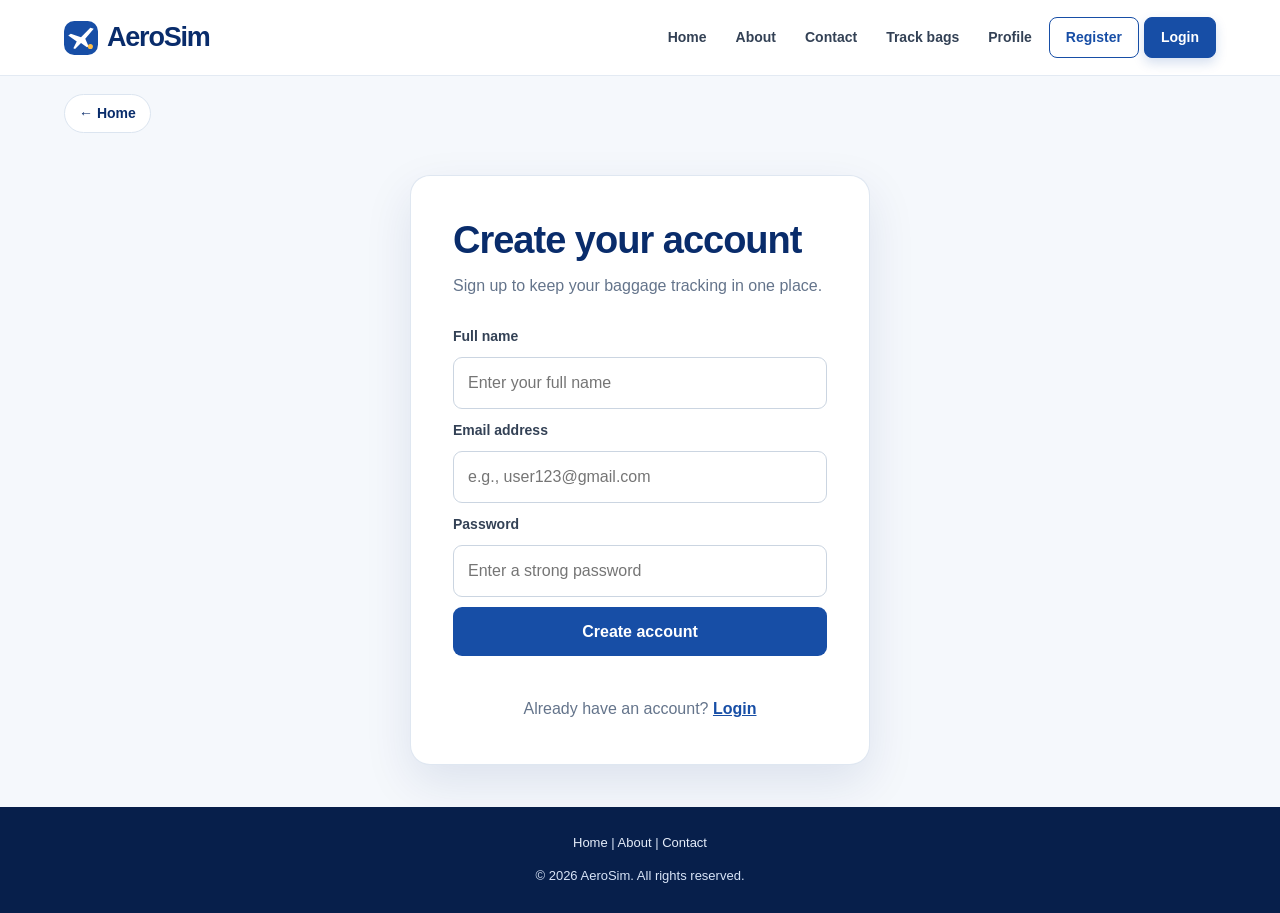
<file: Register_Page/Register_index_page.html>
<!DOCTYPE html>
<html lang="en">
<head>
    <meta charset="UTF-8">
    <meta name="viewport" content="width=device-width, initial-scale=1.0">
    <title>Register | AeroSim</title>
    <link rel="stylesheet" href="Registerstyle.css">
    <link rel="stylesheet" href="../css/back-button.css">
    <link rel="stylesheet" href="../css/site.css">
    <script src="../js/simple-script.js" defer></script>
</head>
<body>
    <header class="main-header">
        <a class="logo" href="../Main_Page/index.html">
            <img class="brand-mark" src="../css/aerosim-mark.svg" alt="">
            <span>AeroSim</span>
        </a>
        <nav aria-label="Main navigation">
            <ul>
                <li><a href="../Main_Page/index.html">Home</a></li>
                <li><a href="../About_Page/About.html">About</a></li>
                <li><a href="../Contact_Page/Contact.html">Contact</a></li>
                <li><a href="../Tracking_Page/Track.html">Track bags</a></li>
                <li><a class="profile" href="../Profile_Page/Profile.html">Profile</a></li>

                <li><a class="btn btn-register" href="../Register_Page/Register_index_page.html">Register</a></li>
                <li><a class="btn btn-login" href="../Login_Page/Login_index_page.html">Login</a></li>

            </ul>
        </nav>
    </header>

    <a href="../Main_Page/index.html" class="back-btn">&larr; Home</a>

    <main>
        <section class="auth-card" aria-labelledby="register-heading">
            <h1 id="register-heading">Create your account</h1>
            <p>Sign up to keep your baggage tracking in one place.</p>
            <p class="auth-notice" id="authNotice" hidden></p>
            <form class="auth-form" id="registerForm">
                <label for="name">Full name</label>
                <input id="name" name="name" type="text" autocomplete="name" placeholder="Enter your full name" required>

                <label for="email">Email address</label>
                <input id="email" name="email" type="email" autocomplete="email" placeholder="e.g., user123@gmail.com" required>

                <label for="password">Password</label>
                <input id="password" name="password" type="password" autocomplete="new-password" minlength="8" placeholder="Enter a strong password" required>

                <button type="submit">Create account</button>
                <p id="message" aria-live="polite"></p>
            </form>
            <p class="auth-switch">Already have an account? <a href="../Login_Page/Login_index_page.html">Login</a></p>
        </section>
    </main>

    <footer class="main-footer">
       <p><a href="../Main_Page/index.html">Home</a> | <a href="../About_Page/About.html">About</a> | <a href="../Contact_Page/Contact.html">Contact</a></p>
        <p>&copy; 2026 AeroSim. All rights reserved.</p>
    </footer>
</body>
</html>
</file>
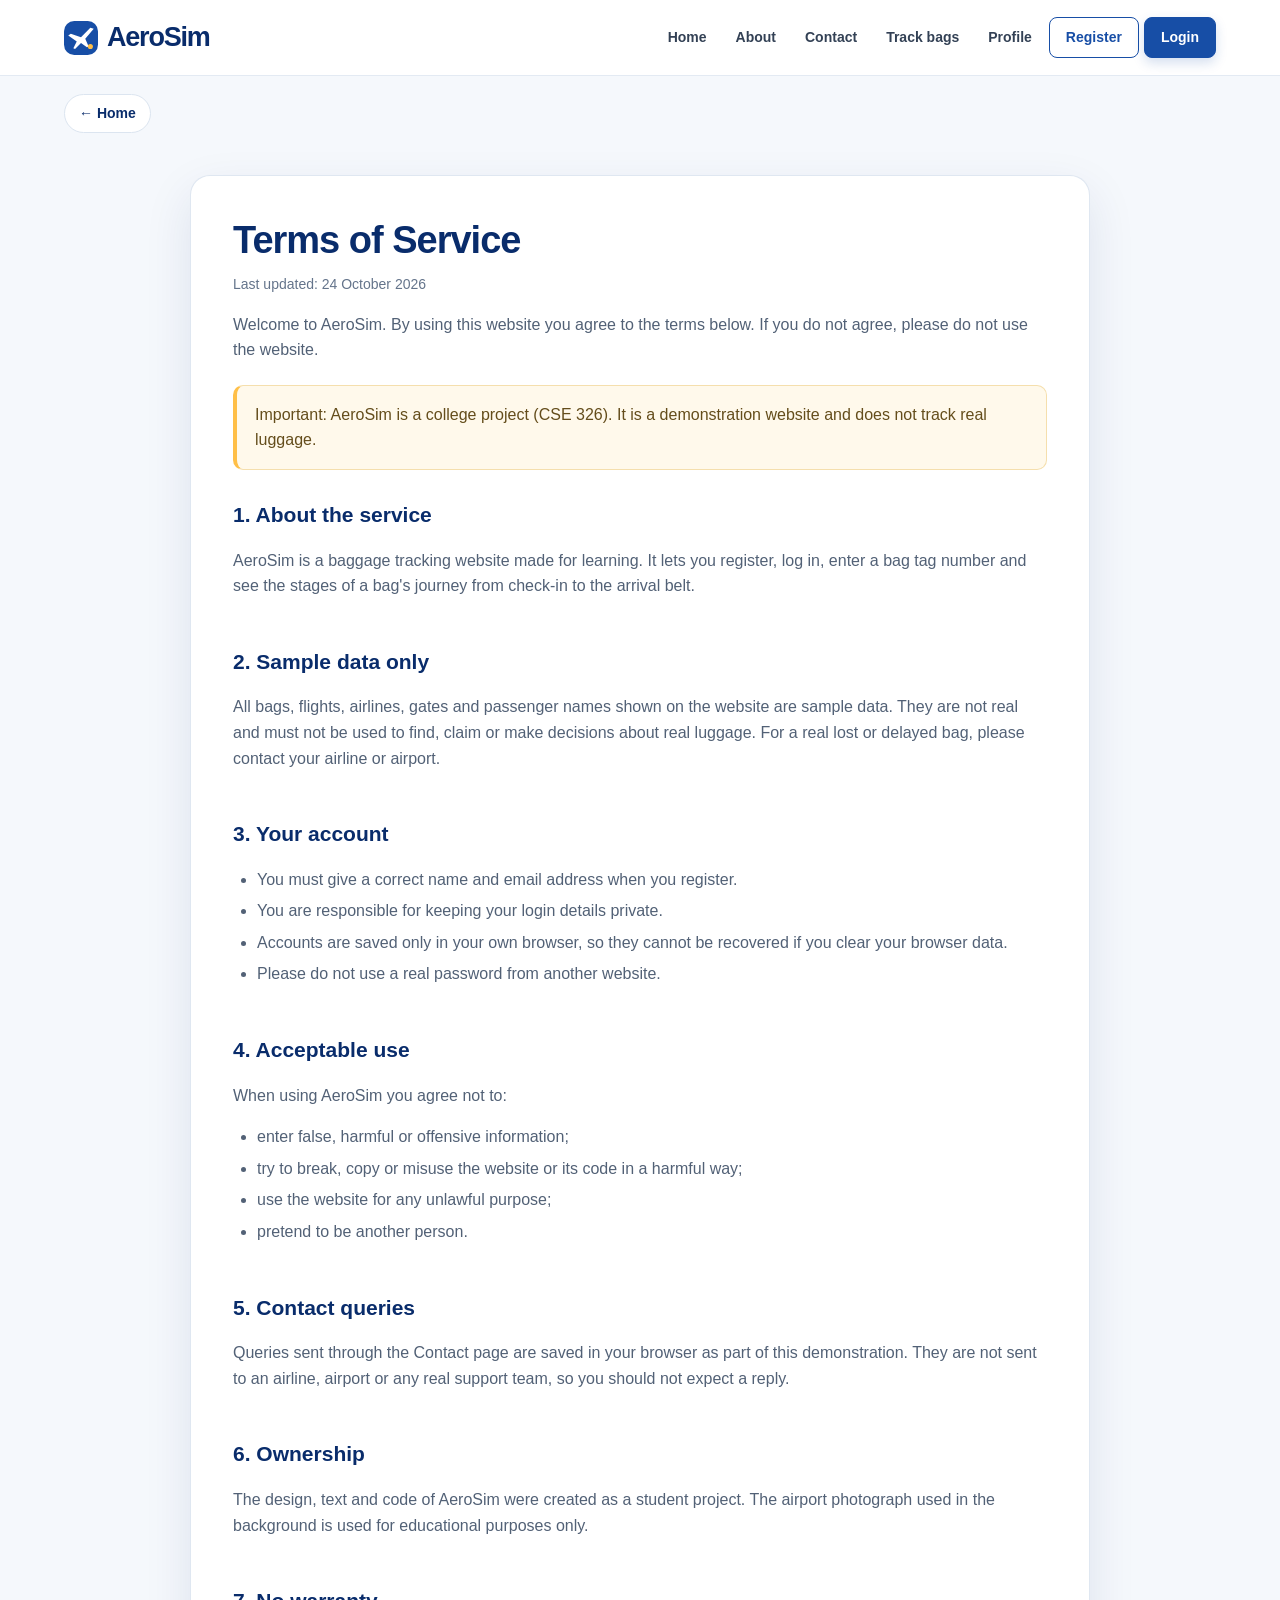
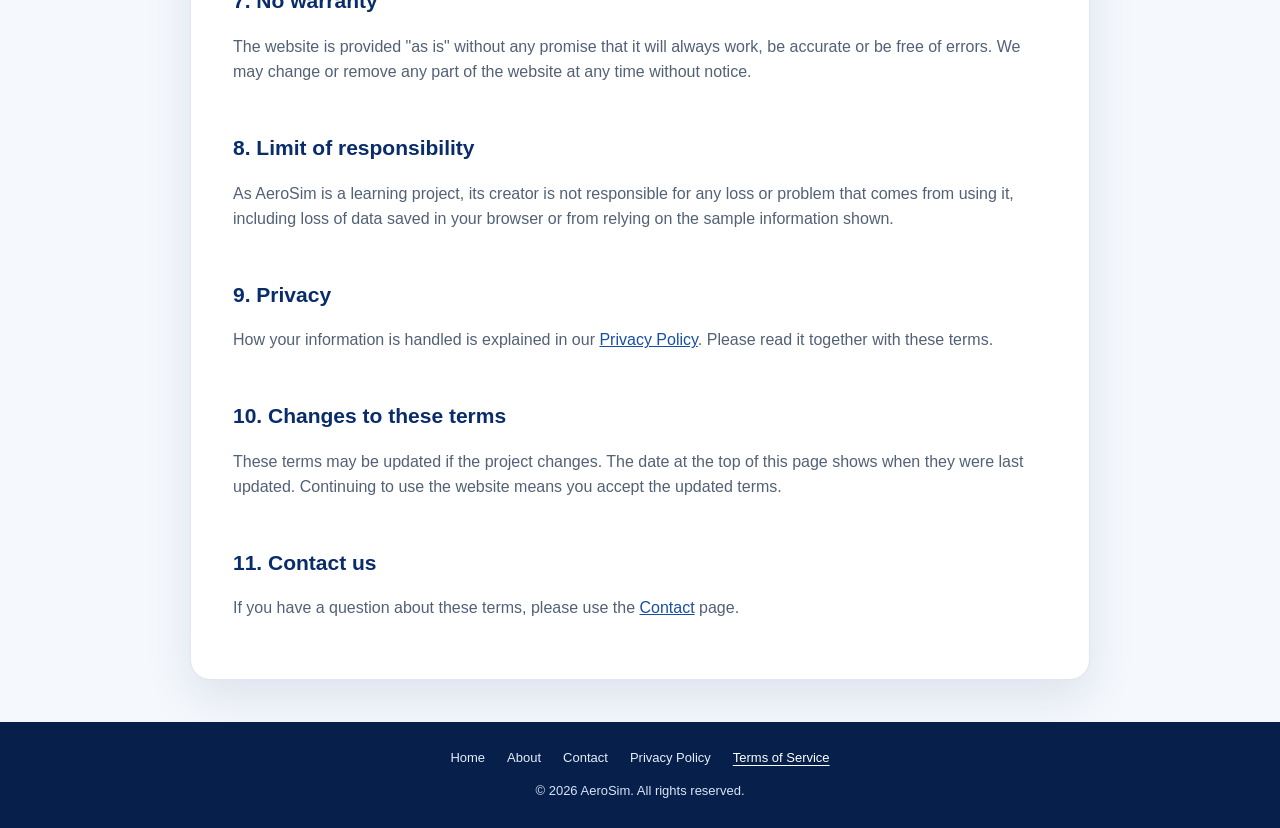
<file: Terms_Page/terms.html>
<!DOCTYPE html>
<html lang="en">
<head>
    <meta charset="UTF-8">
    <meta name="viewport" content="width=device-width, initial-scale=1.0">
    <title>Terms of Service | AeroSim</title>
    <link rel="stylesheet" href="terms.css">
    <link rel="stylesheet" href="../css/back-button.css">
    <link rel="stylesheet" href="../css/site.css">
    <script src="../js/simple-script.js" defer></script>
</head>
<body>
    <header class="main-header">
        <a class="logo" href="../Main_Page/index.html">
            <img class="brand-mark" src="../css/aerosim-mark.svg" alt="">
            <span>AeroSim</span>
        </a>
        <nav aria-label="Main navigation">
            <ul>
                <li><a href="../Main_Page/index.html">Home</a></li>
                <li><a href="../About_Page/About.html">About</a></li>
                <li><a href="../Contact_Page/Contact.html">Contact</a></li>
                <li><a href="../Tracking_Page/Track.html">Track bags</a></li>
                <li><a class="profile" href="../Profile_Page/Profile.html">Profile</a></li>

                <li><a class="btn btn-register" href="../Register_Page/Register_index_page.html">Register</a></li>
                <li><a class="btn btn-login" href="../Login_Page/Login_index_page.html">Login</a></li>

            </ul>
        </nav>
    </header>
    <a href="../Main_Page/index.html" class="back-btn">&larr; Home</a>

    <main>
        <article class="page-card">
            <h1>Terms of Service</h1>
            <p class="updated">Last updated: 24 October 2026</p>

            <p>Welcome to AeroSim. By using this website you agree to the terms below. If you do not agree, please do not use the website.</p>

            <p class="note-box">Important: AeroSim is a college project (CSE 326). It is a demonstration website and does not track real luggage.</p>

            <section>
                <h2>1. About the service</h2>
                <p>AeroSim is a baggage tracking website made for learning. It lets you register, log in, enter a bag tag number and see the stages of a bag's journey from check-in to the arrival belt.</p>
            </section>

            <section>
                <h2>2. Sample data only</h2>
                <p>All bags, flights, airlines, gates and passenger names shown on the website are sample data. They are not real and must not be used to find, claim or make decisions about real luggage. For a real lost or delayed bag, please contact your airline or airport.</p>
            </section>

            <section>
                <h2>3. Your account</h2>
                <ul>
                    <li>You must give a correct name and email address when you register.</li>
                    <li>You are responsible for keeping your login details private.</li>
                    <li>Accounts are saved only in your own browser, so they cannot be recovered if you clear your browser data.</li>
                    <li>Please do not use a real password from another website.</li>
                </ul>
            </section>

            <section>
                <h2>4. Acceptable use</h2>
                <p>When using AeroSim you agree not to:</p>
                <ul>
                    <li>enter false, harmful or offensive information;</li>
                    <li>try to break, copy or misuse the website or its code in a harmful way;</li>
                    <li>use the website for any unlawful purpose;</li>
                    <li>pretend to be another person.</li>
                </ul>
            </section>

            <section>
                <h2>5. Contact queries</h2>
                <p>Queries sent through the Contact page are saved in your browser as part of this demonstration. They are not sent to an airline, airport or any real support team, so you should not expect a reply.</p>
            </section>

            <section>
                <h2>6. Ownership</h2>
                <p>The design, text and code of AeroSim were created as a student project. The airport photograph used in the background is used for educational purposes only.</p>
            </section>

            <section>
                <h2>7. No warranty</h2>
                <p>The website is provided "as is" without any promise that it will always work, be accurate or be free of errors. We may change or remove any part of the website at any time without notice.</p>
            </section>

            <section>
                <h2>8. Limit of responsibility</h2>
                <p>As AeroSim is a learning project, its creator is not responsible for any loss or problem that comes from using it, including loss of data saved in your browser or from relying on the sample information shown.</p>
            </section>

            <section>
                <h2>9. Privacy</h2>
                <p>How your information is handled is explained in our <a href="../Privacy_Page/privacy.html">Privacy Policy</a>. Please read it together with these terms.</p>
            </section>

            <section>
                <h2>10. Changes to these terms</h2>
                <p>These terms may be updated if the project changes. The date at the top of this page shows when they were last updated. Continuing to use the website means you accept the updated terms.</p>
            </section>

            <section>
                <h2>11. Contact us</h2>
                <p>If you have a question about these terms, please use the <a href="../Contact_Page/Contact.html">Contact</a> page.</p>
            </section>
        </article>
    </main>

    <footer class="main-footer">
        <nav aria-label="Footer navigation">
            <ul>
                <li><a href="../Main_Page/index.html">Home</a></li>
                <li><a href="../About_Page/About.html">About</a></li>
                <li><a href="../Contact_Page/Contact.html">Contact</a></li>
                <li><a href="../Privacy_Page/privacy.html">Privacy Policy</a></li>
                <li><a href="terms.html" aria-current="page">Terms of Service</a></li>
            </ul>
        </nav>
        <p>&copy; 2026 AeroSim. All rights reserved.</p>
    </footer>
</body>
</html>
</file>
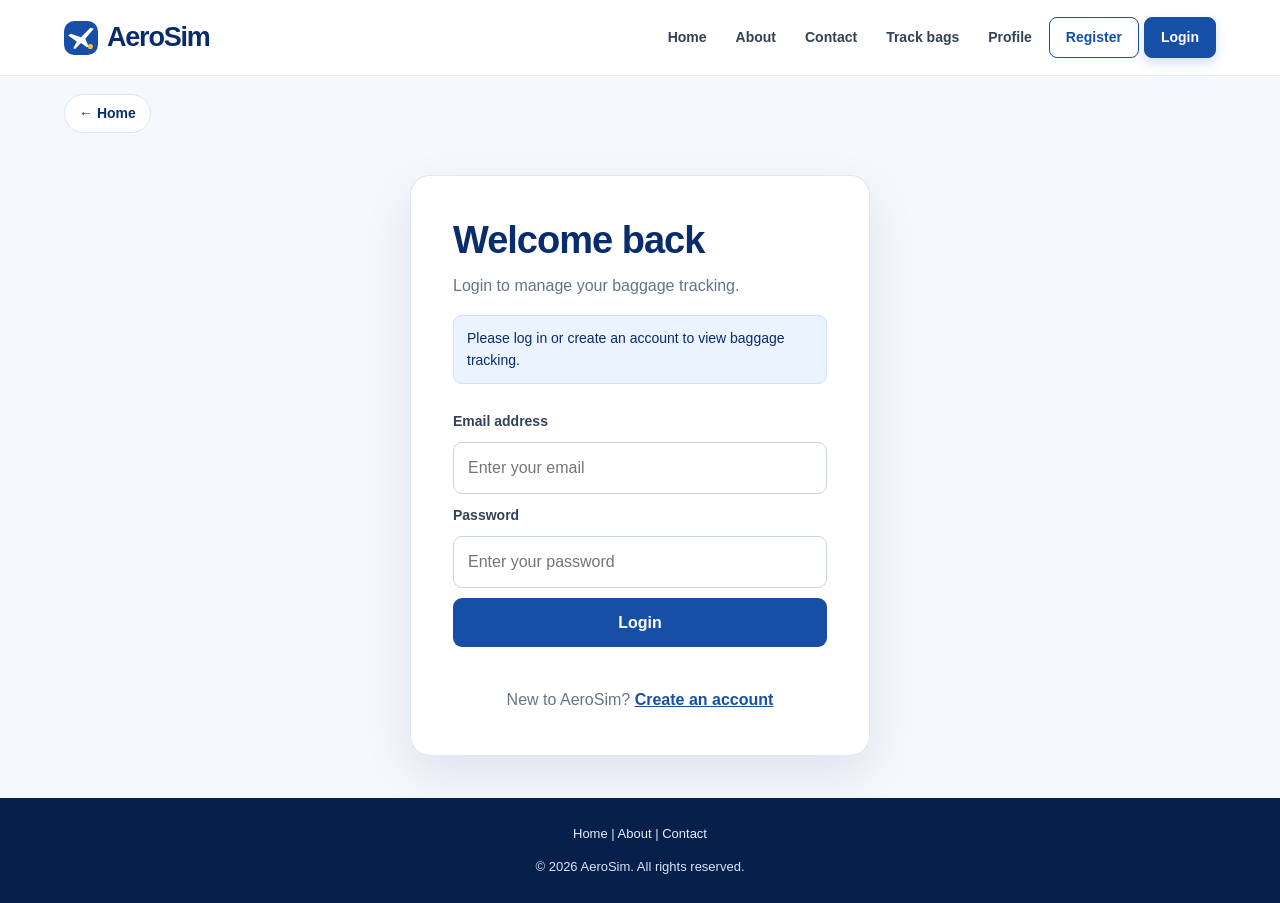
<file: Tracking_Page/Track.html>
<!DOCTYPE html>
<html lang="en">
<head>
    <meta charset="UTF-8">
    <meta name="viewport" content="width=device-width, initial-scale=1.0">
    <title>AeroSim - Baggage Journey</title>
    <link rel="stylesheet" href="Trackstyle.css">
    <link rel="stylesheet" href="../css/back-button.css">
    <link rel="stylesheet" href="../css/site.css">
    <script src="../js/simple-script.js" defer></script>
</head>
<body>

    <!-- Header -->
    <header class="main-header">
        <a class="logo" href="../Main_Page/index.html">
            <img class="brand-mark" src="../css/aerosim-mark.svg" alt="">
            <span>AeroSim</span>
        </a>
        <nav aria-label="Main navigation">
            <ul>
                <li><a href="../Main_Page/index.html">Home</a></li>
                <li><a href="../About_Page/About.html">About</a></li>
                <li><a href="../Contact_Page/Contact.html">Contact</a></li>
                <li><a href="../Tracking_Page/Track.html" aria-current="page">Track bags</a></li>
                <li><a class="profile" href="../Profile_Page/Profile.html">Profile</a></li>

                <li><a class="btn btn-register" href="../Register_Page/Register_index_page.html">Register</a></li>
                <li><a class="btn btn-login" href="../Login_Page/Login_index_page.html">Login</a></li>

            </ul>
        </nav>
    </header>
    
    <a href="../Main_Page/index.html" class="back-btn">&larr; Home</a>

    <main class="page">
        <h1>Welcome To AeroSim</h1>
        <p class="subtitle">Your baggage journey, in your hands.</p>

        <div class="layout">

            <!-- Left Column -->
            <section class="left-col">
                <h2>Passenger and Baggage Details</h2>

                <!-- Profile -->
                <div class="card profile-card">
                    <div class="avatar">U</div>
                    <div>
                        <h3 id="userName">User2244</h3>
                        <p class="status">● Active Account</p>
                        <p class="label" id="userEmail"></p>
                    </div>
                </div>

                <!-- Bag Details -->
                <div class="card">
                    <div class="bag-top">
                        <div>
                            <p class="label">Bag ID:</p>
                            <h3 id="bagTitle">AS1092</h3>
                        </div>
                        <span class="badge" id="bagStatus">✓ Completed</span>
                    </div>

                    <div class="details">
                        <p class="label">Baggage Tag ID</p>
                        <p class="value" id="bagTag">AS1092</p>

                        <p class="label">Airline & Flight</p>
                        <p class="value" id="bagAirline">Airline-LH2055</p>

                        <p class="label">Flight Route</p>
                        <p class="value" id="bagRoute">BOM ( Chhatrapati Shivaji Maharaj International Airport) → DEL (Indira Gandhi International Airport)</p>

                        <p class="label">Passenger & Weight</p>
                        <p class="value" id="bagPassenger">R*** S. • 23.5 kg (Navy Blue)</p>

                        <p class="label">Departure & Arrival</p>
                        <p class="value" id="bagGate">Gate B22 → Carousel Belt 4</p>
                    </div>
                </div>
            </section>

            <!-- Right Column -->
            <section class="right-col">

                <!-- Baggage Journey -->
                <div class="card">
                    <div class="journey-head">
                        <h3>Baggage Journey</h3>
                    </div>

                    <ol class="timeline" id="timeline">
                        <li class="step">
                            <span class="step-icon">✓</span>
                            <div>
                                <h4>1. CHECK-IN COMPLETE</h4>
                                <p>Your bag has been checked in and tagged with a unique IATA barcode.</p>
                            </div>
                            <span class="badge">✓ Completed</span>
                        </li>

                        <li class="step">
                            <span class="step-icon">✓</span>
                            <div>
                                <h4>2. BAGGAGE HANDLING</h4>
                                <p>Baggage passes automated security X-rays and conveyor sortation hubs.</p>
                            </div>
                            <span class="badge">✓ Completed</span>
                        </li>

                        <li class="step">
                            <span class="step-icon">✓</span>
                            <div>
                                <h4>3. AIRCRAFT LOADING</h4>
                                <p>Secured inside Unit Load Devices (ULD) and hoisted into the cargo hold.</p>
                            </div>
                            <span class="badge">✓ Completed</span>
                        </li>

                        <li class="step">
                            <span class="step-icon">✓</span>
                            <div>
                                <h4>4. FLIGHT IN TRANSIT</h4>
                                <p>Baggage is safely in flight cruise towards the destination airport.</p>
                            </div>
                            <span class="badge">✓ Completed</span>
                        </li>

                        <li class="step">
                            <span class="step-icon">✓</span>
                            <div>
                                <h4>5. ARRIVAL AT DESTINATION</h4>
                                <p>Bag has been unloaded and moved to the arrival terminal.</p>
                            </div>
                            <span class="badge">✓ Completed</span>
                        </li>

                        <li class="step current">
                            <span class="step-icon">✓</span>
                            <div>
                                <h4>6. ARRIVAL CLAIM STAGE</h4>
                                <p>Bag is on Carousel Belt 4, ready for collection.</p>
                            </div>
                            <span class="badge active">In Progress</span>
                        </li>
                    </ol>
                </div>

            </section>

        </div>
    </main>
        <footer class="main-footer">
        <p><a href="../Main_Page/index.html">Home</a> | <a href="../About_Page/About.html">About</a> | <a href="../Contact_Page/Contact.html">Contact</a></p>
        <p>&copy; 2026 AeroSim. All rights reserved.</p>
    </footer>
</body>
</html>
</file>
<file: Main_Page/Mainstyle.css>
main {
    padding-bottom: 64px;
}

.content-wrapper {
    position: relative;
    display: flex;
    min-height: 520px;
    flex-direction: column;
    align-items: flex-start;
    justify-content: center;
    overflow: hidden;
    padding: clamp(34px, 8vw, 100px);
    background:
        linear-gradient(90deg, rgba(5, 28, 69, 0.88) 0%, rgba(5, 28, 69, 0.67) 48%, rgba(5, 28, 69, 0.08) 100%),
        url("images/airplane_climb.jpg") center 42% / cover;
    color: #fff;
}

.content-wrapper::before {
    content: "FLY EASY. TRAVEL LIGHT.";
    margin-bottom: 18px;
    color: #ffd16f;
    font-size: 12px;
    font-weight: 800;
    letter-spacing: 2px;
}

.content-wrapper h1 {
    max-width: 680px;
    margin: 0 0 16px;
    color: #fff;
    font-size: clamp(38px, 6vw, 68px);
    letter-spacing: -2px;
    line-height: 1.06;
}

.content-wrapper > p {
    max-width: 580px;
    margin: 0 0 28px;
    color: #e8effb;
    font-size: 17px;
}

.tracker-container {
    width: min(100%, 620px);
    padding: 9px;
    border: 1px solid rgba(255, 255, 255, 0.48);
    border-radius: 13px;
    background: #fff;
    box-shadow: 0 16px 36px rgba(0, 0, 0, 0.22);
}

.tracker-form {
    display: flex;
    gap: 8px;
}

.tracker-input {
    flex: 1;
    border-color: transparent;
}

.tracker-btn {
    flex: 0 0 auto;
    padding-inline: 22px;
}

.tracker-container #message {
    padding: 0 12px;
}

.how-it-works {
    width: min(100% - 40px, 1280px);
    margin: 56px auto 0;
    text-align: center;
}

.how-it-works h2 {
    margin: 0 0 8px;
    color: var(--navy);
    font-size: clamp(28px, 4vw, 38px);
    letter-spacing: -1px;
}

.how-intro {
    max-width: 620px;
    margin: 0 auto 30px;
    color: var(--muted);
}

.how-steps {
    display: grid;
    grid-template-columns: repeat(3, minmax(0, 1fr));
    gap: 16px;
    margin: 0;
    padding: 0;
    list-style: none;
    text-align: left;
}

.how-card {
    position: relative;
    min-height: 190px;
    padding: 25px;
    border: 1px solid var(--line);
    border-radius: 16px;
    background: #fff;
    box-shadow: 0 8px 22px rgba(9, 44, 107, 0.05);
}

.step-number {
    position: absolute;
    top: 16px;
    right: 18px;
    color: #9aabc2;
    font-size: 13px;
    font-weight: 800;
}

.step-icon {
    display: grid;
    width: 48px;
    height: 48px;
    place-items: center;
    margin-bottom: 18px;
    border-radius: 14px;
    background: var(--sky);
    color: var(--blue);
}

.how-card h3 {
    margin: 0 0 6px;
    color: var(--navy);
    font-size: 16px;
}

.how-card p {
    margin: 0;
    color: var(--muted);
    font-size: 14px;
}

@media (max-width: 760px) {
    .content-wrapper {
        min-height: 500px;
        background-position: 58% center;
    }

    .how-steps {
        grid-template-columns: repeat(2, minmax(0, 1fr));
    }
}

@media (max-width: 520px) {
    .tracker-form {
        flex-direction: column;
    }

    .tracker-btn {
        width: 100%;
    }

    .how-steps {
        grid-template-columns: 1fr;
    }
}
</file>
<file: css/site.css>
:root {
    color-scheme: light;
    --navy: #092c6b;
    --blue: #174ea6;
    --blue-dark: #10366f;
    --sky: #eaf3ff;
    --ink: #17243a;
    --muted: #64748b;
    --line: #dce5f0;
    --surface: #ffffff;
    --page: #f5f8fc;
    --accent: #ffbf47;
    --success: #16845b;
    --shadow: 0 18px 48px rgba(9, 44, 107, 0.1);
}

* {
    box-sizing: border-box;
}

html {
    scroll-behavior: smooth;
}

body {
    min-height: 100vh;
    margin: 0;
    display: flex;
    flex-direction: column;
    background: var(--page);
    color: var(--ink);
    font-family: "Segoe UI", Arial, sans-serif;
    line-height: 1.6;
}

a {
    color: var(--blue);
}

a:focus-visible,
button:focus-visible,
input:focus-visible,
select:focus-visible,
textarea:focus-visible {
    outline: 3px solid var(--accent);
    outline-offset: 3px;
}

.main-header {
    position: relative;
    z-index: 2;
    display: flex;
    align-items: center;
    justify-content: space-between;
    gap: 24px;
    padding: 16px clamp(20px, 5vw, 72px);
    background: var(--surface);
    border-bottom: 1px solid rgba(220, 229, 240, 0.8);
}

.main-header .logo {
    display: inline-flex;
    align-items: center;
    gap: 9px;
    flex: 0 0 auto;
    color: var(--navy);
    font-size: 27px;
    font-weight: 800;
    letter-spacing: -1.2px;
    text-decoration: none;
}

.brand-mark {
    display: block;
    width: 34px;
    height: 34px;
    flex: 0 0 auto;
}

.main-header nav ul {
    display: flex;
    flex-wrap: wrap;
    align-items: center;
    justify-content: flex-end;
    gap: 5px;
    margin: 0;
    padding: 0;
    list-style: none;
}

.main-header nav a {
    display: inline-flex;
    align-items: center;
    justify-content: center;
    min-height: 40px;
    padding: 8px 12px;
    border-radius: 8px;
    color: #334155;
    font-size: 14px;
    font-weight: 650;
    text-decoration: none;
    transition: color 160ms ease, background 160ms ease, transform 160ms ease;
}

.main-header nav a:hover,
.main-header nav a[aria-current="page"] {
    background: var(--sky);
    color: var(--navy);
}

.main-header nav a.btn-register,
.main-header nav a.btn-login {
    min-height: 40px;
    padding: 8px 16px;
    border: 1px solid var(--blue);
}

.main-header nav a.btn-register {
    color: var(--blue);
    background: var(--surface);
}

.main-header nav a.btn-register:hover {
    background: var(--sky);
}

.main-header nav a.btn-login {
    color: #fff;
    background: var(--blue);
    box-shadow: 0 5px 12px rgba(23, 78, 166, 0.18);
}

.main-header nav a.btn-login:hover {
    background: var(--blue-dark);
    color: #fff;
    transform: translateY(-1px);
}

main {
    flex: 1;
    width: 100%;
}

.main-footer {
    display: flex;
    flex-direction: column;
    align-items: center;
    gap: 12px;
    padding: 26px 20px;
    background: #071f4b;
    color: #d8e4f7;
    font-size: 13px;
    text-align: center;
}

.main-footer p {
    margin: 0;
}

.main-footer nav ul {
    display: flex;
    flex-wrap: wrap;
    justify-content: center;
    gap: 8px 22px;
    margin: 0;
    padding: 0;
    list-style: none;
}

.main-footer a {
    color: #e5edfa;
    text-decoration: none;
}

.main-footer a:hover,
.main-footer a[aria-current="page"] {
    color: #fff;
    text-decoration: underline;
    text-underline-offset: 3px;
}

.page-card,
.auth-card {
    width: min(100% - 40px, 900px);
    margin: 42px auto;
    padding: clamp(24px, 5vw, 42px);
    border: 1px solid rgba(220, 229, 240, 0.9);
    border-radius: 20px;
    background: var(--surface);
    box-shadow: var(--shadow);
}

.page-card h1,
.auth-card h1 {
    margin: 0 0 10px;
    color: var(--navy);
    font-size: clamp(28px, 4vw, 38px);
    letter-spacing: -1px;
    line-height: 1.2;
}

.page-card h2 {
    margin: 28px 0 10px;
    color: var(--navy);
    font-size: 21px;
}

.page-card p {
    color: #526176;
}

.page-card .updated {
    margin-top: 0;
    color: var(--muted);
    font-size: 14px;
}

.page-card ul,
.page-card ol {
    padding-left: 24px;
    color: #526176;
}

.page-card li {
    margin: 6px 0;
}

.page-card strong {
    color: var(--ink);
}

.note-box {
    margin: 22px 0;
    padding: 16px 18px;
    border: 1px solid #f5dfad;
    border-left: 4px solid var(--accent);
    border-radius: 10px;
    background: #fff9eb;
    color: #644d1b !important;
}

.auth-card {
    width: min(100% - 40px, 460px);
}

.auth-card > p {
    margin: 0;
    color: var(--muted);
}

.auth-card .auth-notice {
    margin-top: 16px;
    padding: 11px 13px;
    border: 1px solid #cfe0fb;
    border-radius: 9px;
    background: var(--sky);
    color: var(--navy);
    font-size: 14px;
}

.auth-card .auth-notice[hidden] {
    display: none;
}

.auth-form,
.contact-form {
    display: grid;
    gap: 10px;
    margin-top: 26px;
}

.auth-form label,
.contact-form label {
    color: #334155;
    font-size: 14px;
    font-weight: 700;
}

.auth-form input,
.contact-form input,
.contact-form select,
.contact-form textarea,
.tracker-input {
    width: 100%;
    min-height: 48px;
    padding: 12px 14px;
    border: 1px solid #cbd5e1;
    border-radius: 9px;
    background: #fff;
    color: var(--ink);
    font: inherit;
}

.contact-form textarea {
    min-height: 130px;
    resize: vertical;
}

.auth-form input:focus,
.contact-form input:focus,
.contact-form select:focus,
.contact-form textarea:focus,
.tracker-input:focus {
    border-color: var(--blue);
}

.auth-form button,
.contact-form button,
.tracker-btn,
.logout-btn {
    min-height: 48px;
    padding: 12px 18px;
    border: 0;
    border-radius: 9px;
    background: var(--blue);
    color: #fff;
    font: inherit;
    font-weight: 750;
    cursor: pointer;
    transition: background 160ms ease, transform 160ms ease;
}

.auth-form button:hover,
.contact-form button:hover,
.tracker-btn:hover,
.logout-btn:hover {
    background: var(--blue-dark);
    transform: translateY(-1px);
}

.auth-card .auth-switch {
    margin-top: 22px;
    text-align: center;
}

.auth-switch a,
.contact-hint a {
    color: var(--blue);
    font-weight: 700;
}

#message {
    margin: 8px 0 0;
}

@media (max-width: 760px) {
    .main-header {
        align-items: flex-start;
        flex-direction: column;
        gap: 10px;
        padding: 14px 20px;
    }

    .main-header nav,
    .main-header nav ul {
        width: 100%;
    }

    .main-header nav ul {
        justify-content: flex-start;
        gap: 3px;
    }

    .main-header nav a {
        padding: 7px 9px;
        font-size: 13px;
    }

    .page-card,
    .auth-card {
        margin-top: 26px;
        margin-bottom: 26px;
    }
}

@media (prefers-reduced-motion: reduce) {
    *,
    *::before,
    *::after {
        scroll-behavior: auto !important;
        animation-duration: 0.01ms !important;
        transition-duration: 0.01ms !important;
    }
}
</file>
<file: About_Page/Aboutstyle.css>
.page-card {
    max-width: 980px;
}

.steps {
    display: grid;
    grid-template-columns: repeat(auto-fit, minmax(190px, 1fr));
    gap: 14px;
    margin: 18px 0 0;
    padding: 0;
    list-style: none;
}

.steps li {
    padding: 18px;
    border: 1px solid var(--line);
    border-radius: 14px;
    background: #f8fbff;
}

.steps .num {
    display: grid;
    width: 32px;
    height: 32px;
    place-items: center;
    margin-bottom: 10px;
    border-radius: 50%;
    background: var(--navy);
    color: #fff;
    font-weight: 800;
}

.steps h3 {
    margin: 0 0 6px;
    color: var(--navy);
    font-size: 17px;
}

.steps p {
    margin: 0;
    font-size: 14px;
}

.stage-list {
    line-height: 1.8;
}
</file>
<file: css/back-button.css>
.back-btn {
    display: inline-flex;
    align-items: center;
    width: fit-content;
    margin: 18px 0 0 clamp(20px, 5vw, 72px);
    padding: 7px 14px;
    border: 1px solid var(--line);
    border-radius: 999px;
    background: var(--surface);
    color: var(--navy);
    font-size: 14px;
    font-weight: 650;
    text-decoration: none;
    transition: background 160ms ease, transform 160ms ease;
}

.back-btn:hover {
    background: var(--sky);
    transform: translateX(-2px);
}

@media (max-width: 760px) {
    .back-btn {
        margin-left: 20px;
    }
}
</file>
<file: Contact_Page/Contactstyle.css>
.page-card {
    max-width: 680px;
}

.contact-form {
    gap: 9px;
}

.contact-form input,
.contact-form select,
.contact-form textarea {
    margin-bottom: 6px;
}

.saved-queries {
    margin-top: 34px;
    padding-top: 24px;
    border-top: 1px solid var(--line);
}

.saved-queries h2 {
    margin-top: 0;
}

.saved-queries .empty {
    color: var(--muted);
    font-size: 14px;
}

.query-item {
    margin: 10px 0;
    padding: 14px 16px;
    border: 1px solid var(--line);
    border-radius: 12px;
    background: #f8fbff;
    color: var(--ink);
    font-size: 14px;
}

.query-item .meta {
    margin-top: 5px;
    color: var(--muted);
    font-size: 12px;
}
</file>
<file: Login_Page/Loginstyle.css>
.main-footer {
    margin-top: auto;
}
</file>
<file: Privacy_Page/privacy.css>
.page-card {
    max-width: 940px;
}

.page-card section + section {
    padding-top: 2px;
}
</file>
<file: Profile_Page/Profilestyle.css>
.main {
    display: grid;
    place-items: center;
    padding: 20px;
}

.auth-card {
    max-width: 520px;
}

.success-badge {
    display: inline-block;
    margin-top: 18px;
    padding: 5px 12px;
    border-radius: 999px;
    background: #e8f7ef;
    color: var(--success);
    font-size: 13px;
    font-weight: 750;
}

.profile-row {
    margin-top: 20px;
    padding-bottom: 12px;
    border-bottom: 1px solid var(--line);
}

.profile-row .label {
    margin: 0 0 3px;
    color: var(--muted);
    font-size: 13px;
}

.profile-row .value {
    margin: 0;
    color: var(--ink);
    font-size: 17px;
    font-weight: 700;
    overflow-wrap: anywhere;
}

.logout-btn {
    width: 100%;
    margin-top: 26px;
}
</file>
<file: Register_Page/Registerstyle.css>
.main-footer {
    margin-top: auto;
}
</file>
<file: Terms_Page/terms.css>
.page-card {
    max-width: 940px;
}

.page-card section + section {
    padding-top: 2px;
}
</file>
<file: Tracking_Page/Trackstyle.css>
.page {
    max-width: 1220px;
    margin: 0 auto;
    padding: 42px 24px 64px;
}

.page > h1 {
    margin: 0 0 4px;
    color: var(--navy);
    font-size: clamp(30px, 4vw, 42px);
    letter-spacing: -1.2px;
}

.subtitle {
    margin: 0 0 28px;
    color: var(--muted);
}

.layout {
    display: grid;
    grid-template-columns: minmax(270px, 0.82fr) minmax(0, 1.5fr);
    gap: 24px;
    align-items: start;
}

.left-col h2 {
    margin: 0 0 14px;
    color: var(--navy);
    font-size: 19px;
}

.card {
    margin-bottom: 16px;
    padding: 22px;
    border: 1px solid var(--line);
    border-radius: 16px;
    background: #fff;
    box-shadow: 0 10px 26px rgba(9, 44, 107, 0.06);
}

.profile-card {
    display: flex;
    align-items: center;
    gap: 14px;
}

.avatar {
    display: grid;
    width: 52px;
    height: 52px;
    flex: 0 0 auto;
    place-items: center;
    border-radius: 50%;
    background: var(--navy);
    color: #fff;
    font-size: 22px;
    font-weight: 800;
}

.profile-card h3,
.bag-top h3 {
    margin: 0;
    color: var(--navy);
}

.status {
    margin: 3px 0 0;
    color: var(--success);
    font-size: 13px;
}

.label {
    margin: 0 0 4px;
    color: var(--muted);
    font-size: 12px;
}

.value {
    margin: 0 0 16px;
    color: var(--ink);
    font-size: 14px;
    font-weight: 650;
    overflow-wrap: anywhere;
}

.details .value:last-child {
    margin-bottom: 0;
}

.bag-top {
    display: flex;
    align-items: center;
    justify-content: space-between;
    gap: 12px;
    margin-bottom: 18px;
}

.badge {
    display: inline-flex;
    align-items: center;
    padding: 5px 10px;
    border-radius: 999px;
    background: #e8f7ef;
    color: var(--success);
    font-size: 11px;
    font-weight: 750;
    white-space: nowrap;
}

.badge.active {
    background: #eaf3ff;
    color: var(--blue);
}

.journey-head {
    margin-bottom: 8px;
    padding-bottom: 14px;
    border-bottom: 1px solid var(--line);
}

.journey-head h3 {
    margin: 0;
    color: var(--navy);
    font-size: 21px;
}

.timeline {
    margin: 0;
    padding: 0;
    list-style: none;
}

.step {
    display: flex;
    align-items: flex-start;
    gap: 13px;
    padding: 16px 0;
    border-bottom: 1px solid #edf1f6;
}

.step:last-child {
    border-bottom: 0;
}

.step-icon {
    display: grid;
    width: 32px;
    height: 32px;
    flex: 0 0 auto;
    place-items: center;
    border-radius: 50%;
    background: #e8f7ef;
    color: var(--success);
    font-weight: 800;
}

.step.current .step-icon {
    background: var(--blue);
    color: #fff;
}

.step > div {
    flex: 1;
}

.step h4 {
    margin: 3px 0 4px;
    color: var(--navy);
    font-size: 13px;
}

.step p {
    margin: 0;
    color: var(--muted);
    font-size: 13px;
}

@media (max-width: 820px) {
    .layout {
        grid-template-columns: 1fr;
    }
}

@media (max-width: 520px) {
    .page {
        padding: 28px 18px 42px;
    }

    .step {
        flex-wrap: wrap;
    }

    .step > div {
        min-width: calc(100% - 48px);
    }

    .step > .badge {
        margin-left: 45px;
    }
}
</file>
